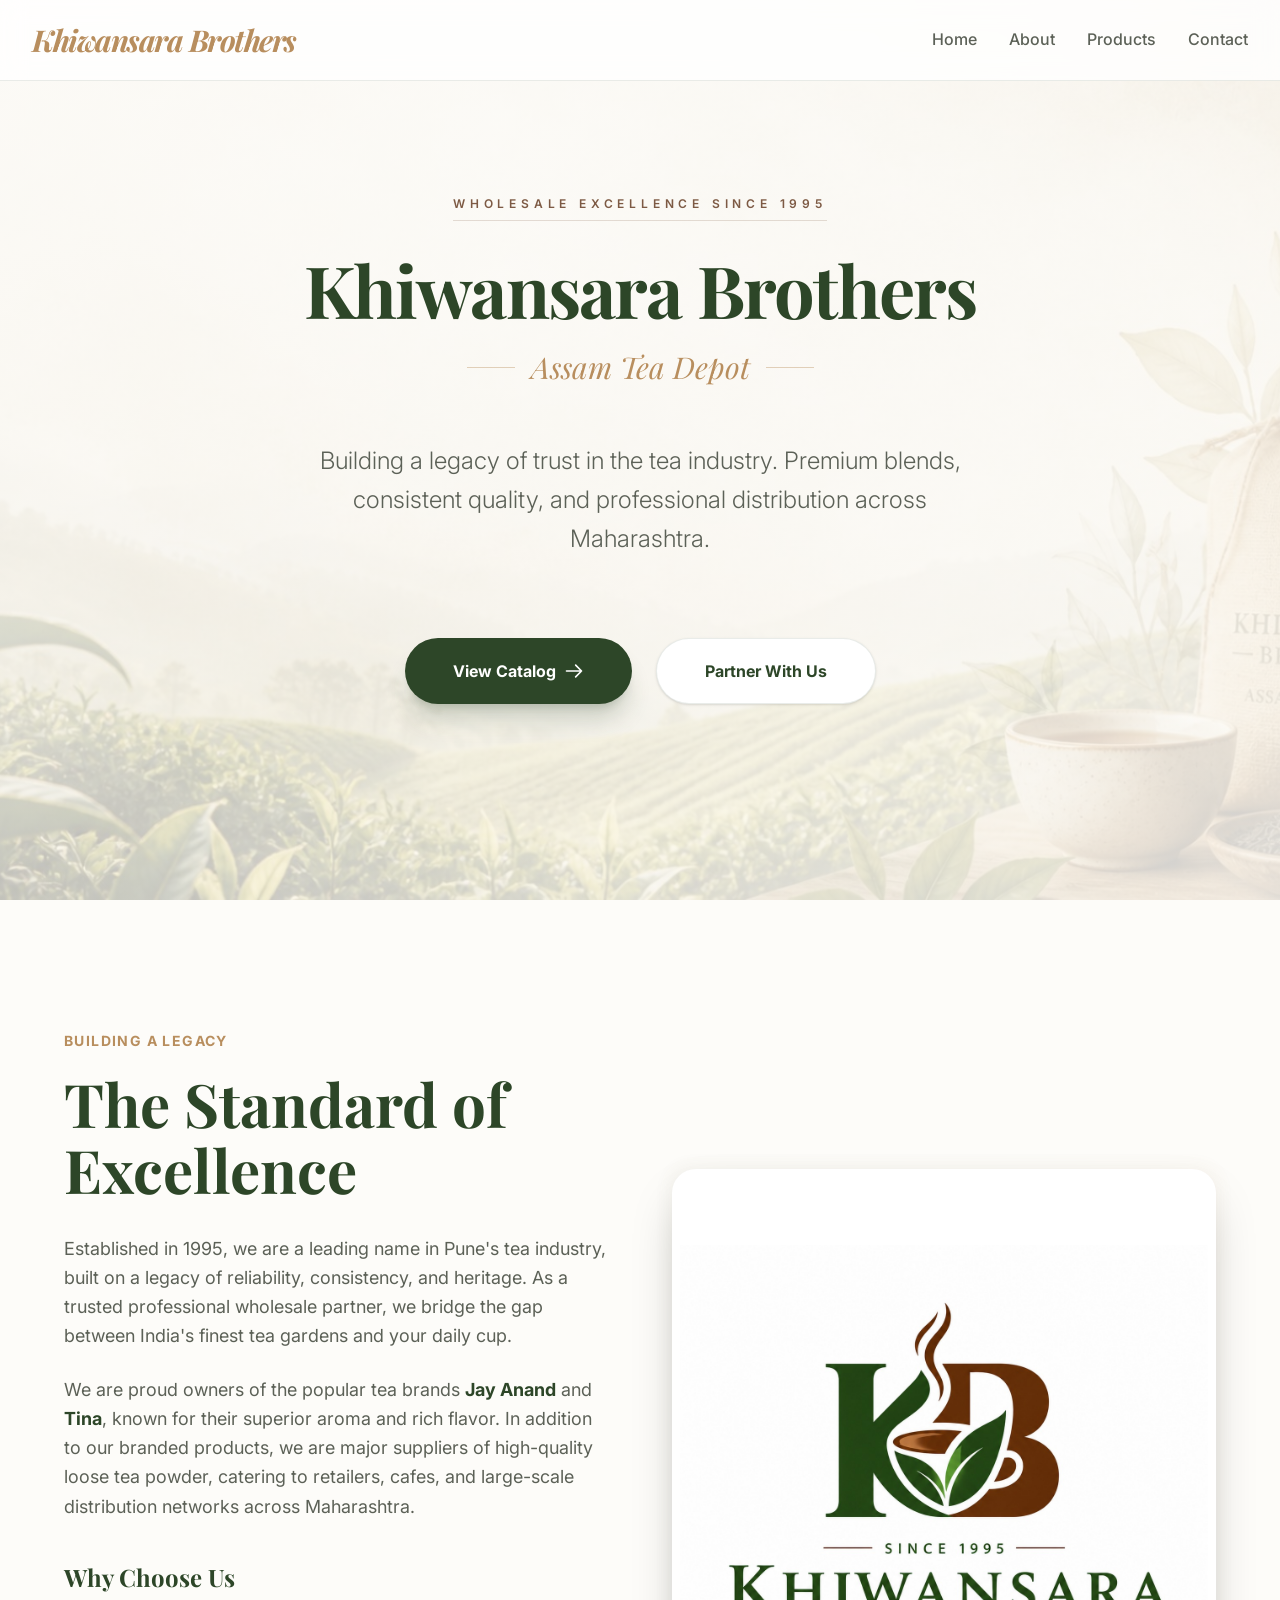
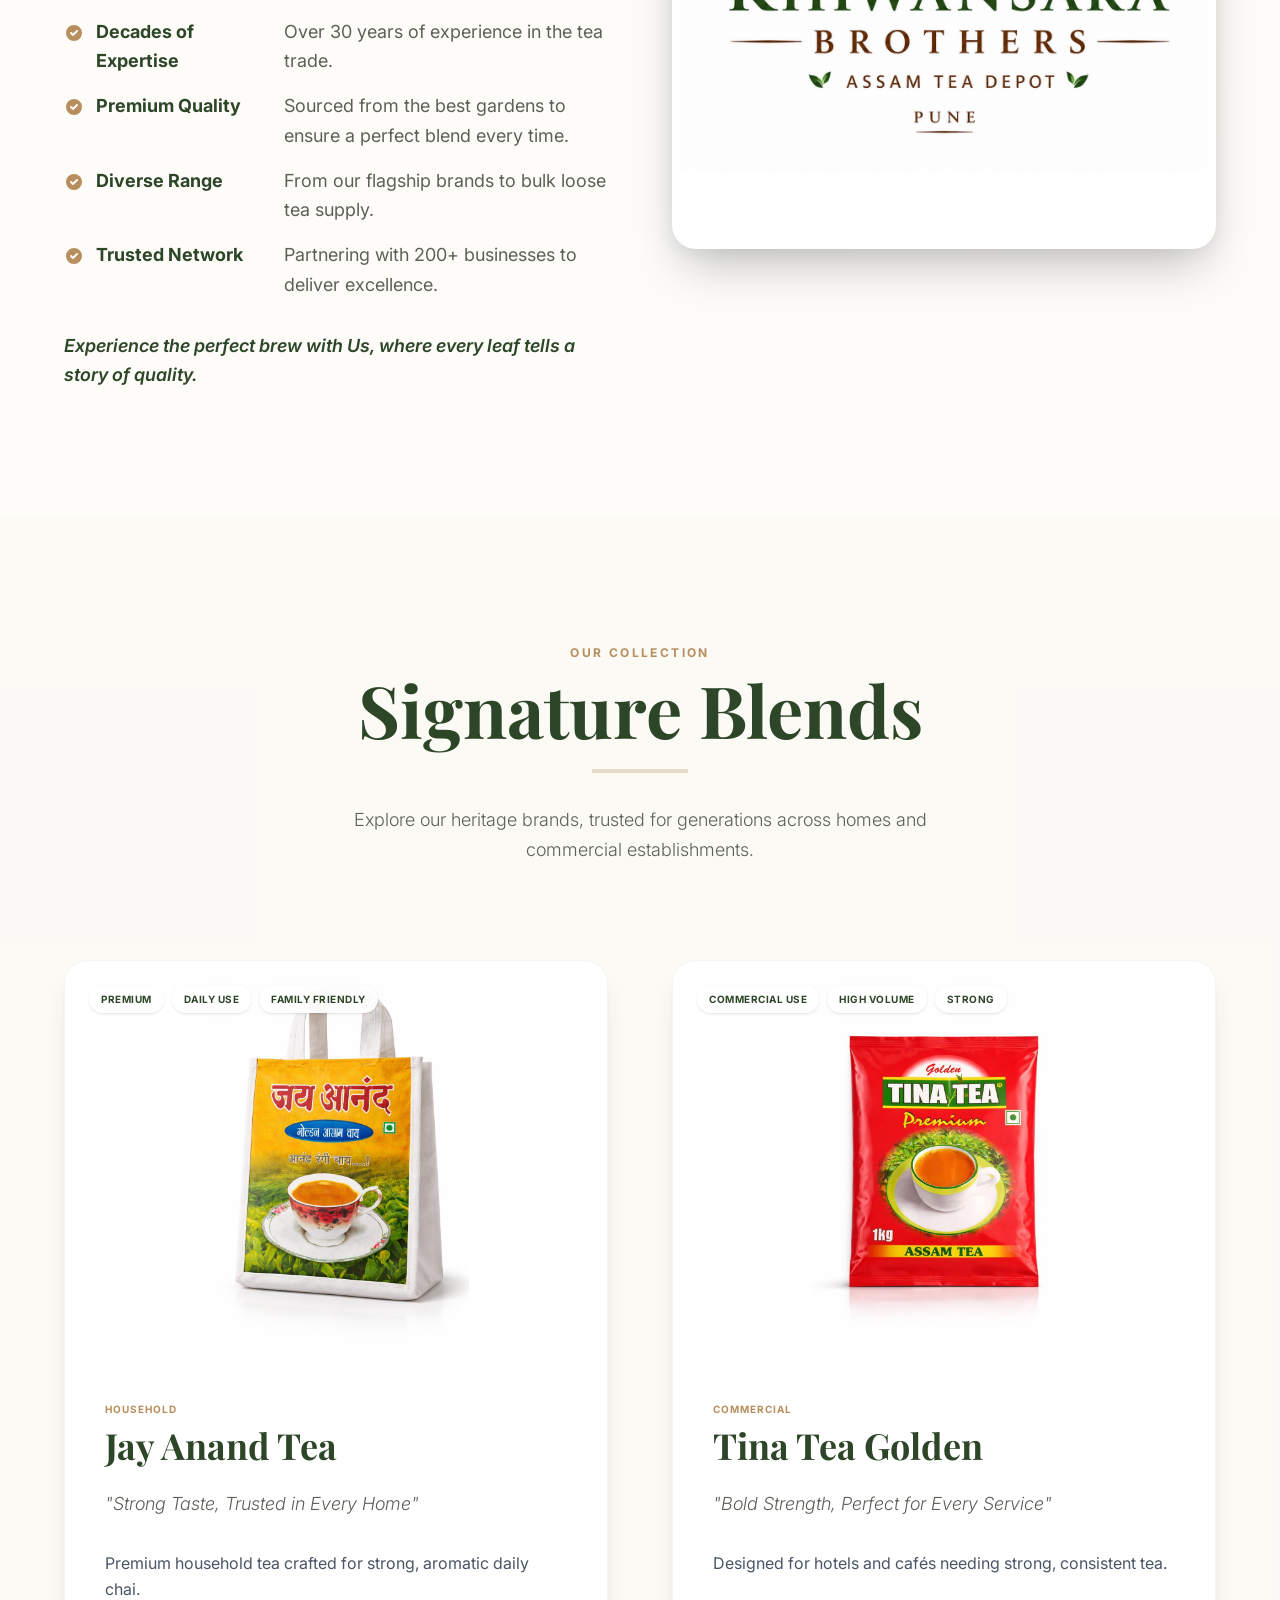
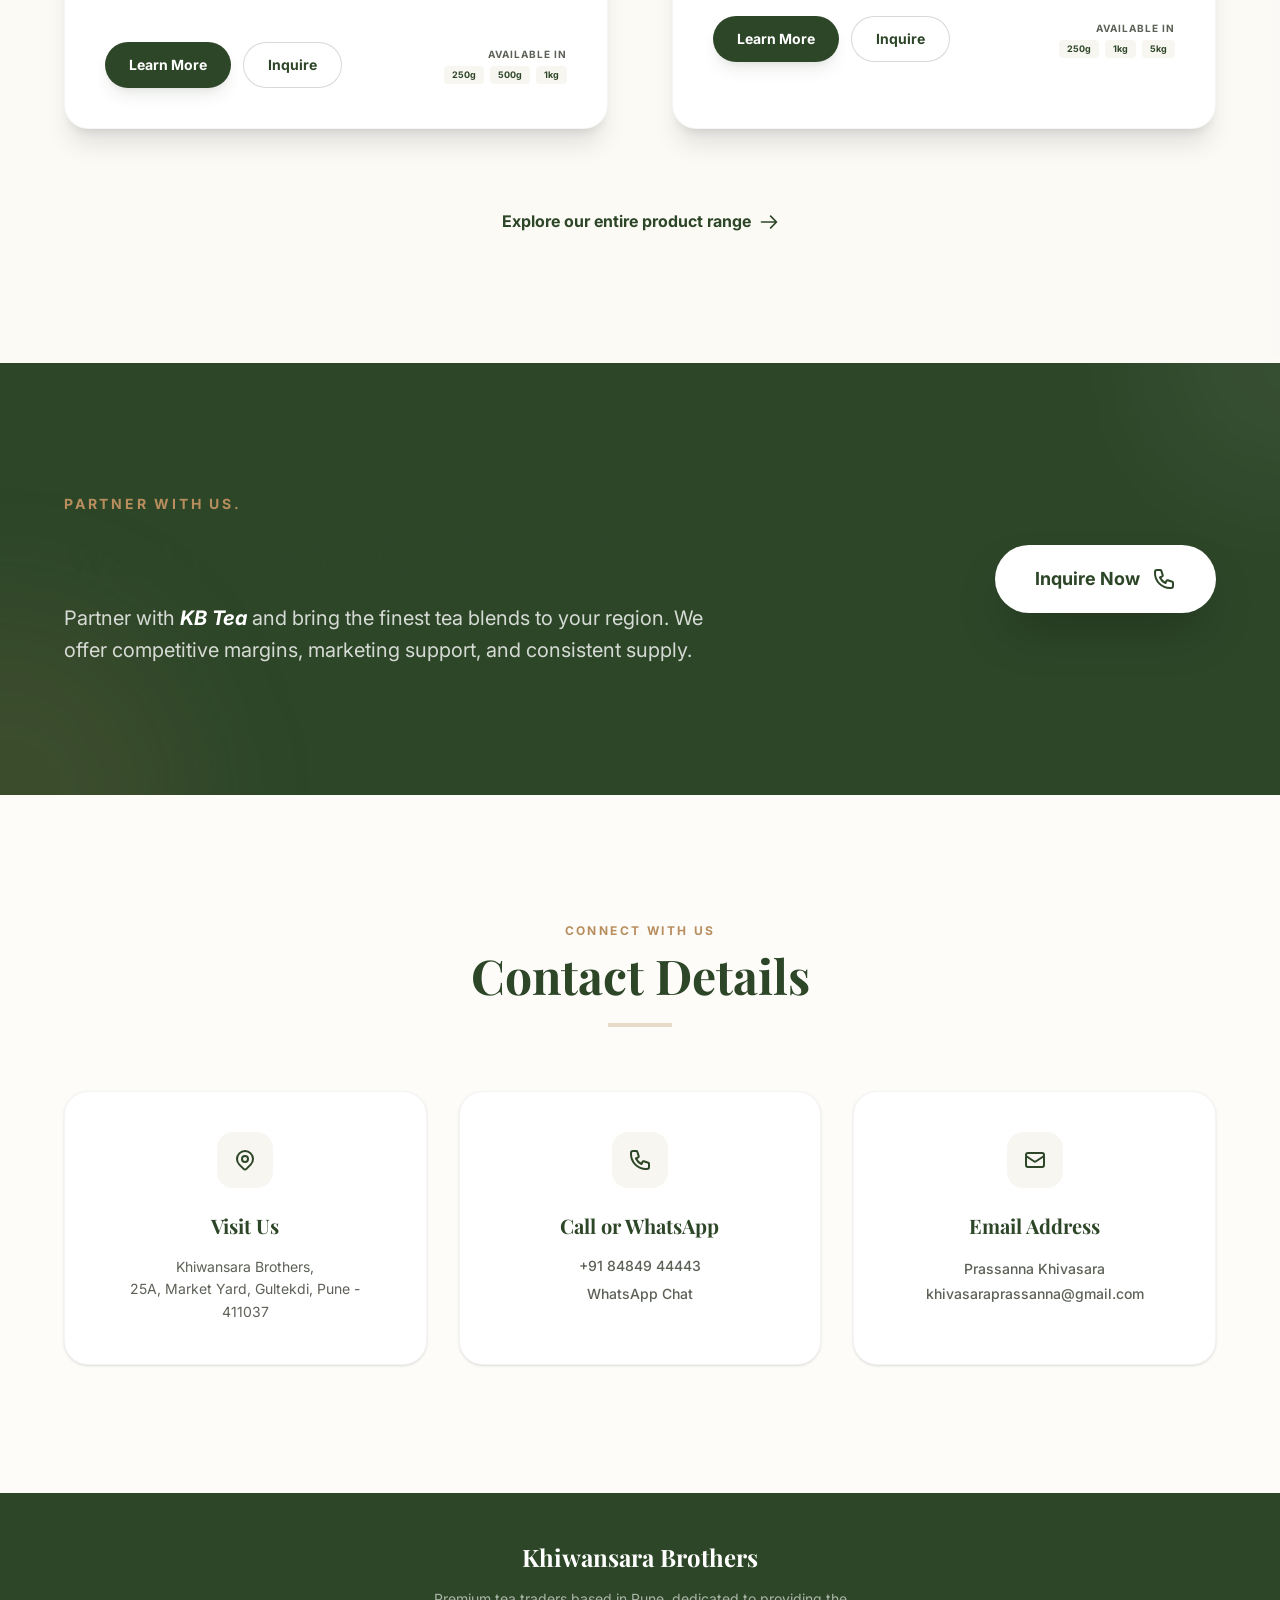
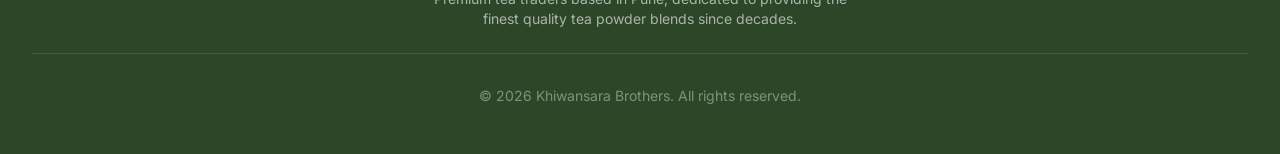
<file: index.html>
<!doctype html>
<html lang="en">
	<head>
		<meta charset="utf-8" />
		<meta name="viewport" content="width=device-width, initial-scale=1" />
		<link rel="preconnect" href="https://fonts.googleapis.com">
		<link rel="preconnect" href="https://fonts.gstatic.com" crossorigin>
		<link href="https://fonts.googleapis.com/css2?family=Inter:wght@400;600&family=Playfair+Display:ital,wght@0,700;1,700&display=swap" rel="stylesheet">
		
		<link href="./_app/immutable/assets/0.C1kICPkJ.css" rel="stylesheet">
		<link rel="modulepreload" href="./_app/immutable/entry/start.CQs7ce7p.js">
		<link rel="modulepreload" href="./_app/immutable/chunks/A0mLgEDF.js">
		<link rel="modulepreload" href="./_app/immutable/chunks/C55dDR2Z.js">
		<link rel="modulepreload" href="./_app/immutable/chunks/DTWVqZi3.js">
		<link rel="modulepreload" href="./_app/immutable/entry/app.BkQzp-DZ.js">
		<link rel="modulepreload" href="./_app/immutable/chunks/B0Tg6buz.js">
		<link rel="modulepreload" href="./_app/immutable/chunks/CmdcrWdO.js">
		<link rel="modulepreload" href="./_app/immutable/chunks/BQE1Y8yR.js">
		<link rel="modulepreload" href="./_app/immutable/chunks/BY--TCll.js">
		<link rel="modulepreload" href="./_app/immutable/nodes/0.CN3SZTK9.js">
		<link rel="modulepreload" href="./_app/immutable/chunks/DAQEkU9V.js">
		<link rel="modulepreload" href="./_app/immutable/nodes/2.qD-_f6jP.js">
		<link rel="modulepreload" href="./_app/immutable/chunks/Cp4nwDGr.js">
		<link rel="modulepreload" href="./_app/immutable/chunks/BhlMqF2w.js"><!--12qhfyh--><link rel="icon" href="data:image/svg+xml,%3csvg%20xmlns='http://www.w3.org/2000/svg'%20width='107'%20height='128'%20viewBox='0%200%20107%20128'%3e%3ctitle%3esvelte-logo%3c/title%3e%3cpath%20d='M94.157%2022.819c-10.4-14.885-30.94-19.297-45.792-9.835L22.282%2029.608A29.92%2029.92%200%200%200%208.764%2049.65a31.5%2031.5%200%200%200%203.108%2020.231%2030%2030%200%200%200-4.477%2011.183%2031.9%2031.9%200%200%200%205.448%2024.116c10.402%2014.887%2030.942%2019.297%2045.791%209.835l26.083-16.624A29.92%2029.92%200%200%200%2098.235%2078.35a31.53%2031.53%200%200%200-3.105-20.232%2030%2030%200%200%200%204.474-11.182%2031.88%2031.88%200%200%200-5.447-24.116'%20style='fill:%23ff3e00'/%3e%3cpath%20d='M45.817%20106.582a20.72%2020.72%200%200%201-22.237-8.243%2019.17%2019.17%200%200%201-3.277-14.503%2018%2018%200%200%201%20.624-2.435l.49-1.498%201.337.981a33.6%2033.6%200%200%200%2010.203%205.098l.97.294-.09.968a5.85%205.85%200%200%200%201.052%203.878%206.24%206.24%200%200%200%206.695%202.485%205.8%205.8%200%200%200%201.603-.704L69.27%2076.28a5.43%205.43%200%200%200%202.45-3.631%205.8%205.8%200%200%200-.987-4.371%206.24%206.24%200%200%200-6.698-2.487%205.7%205.7%200%200%200-1.6.704l-9.953%206.345a19%2019%200%200%201-5.296%202.326%2020.72%2020.72%200%200%201-22.237-8.243%2019.17%2019.17%200%200%201-3.277-14.502%2017.99%2017.99%200%200%201%208.13-12.052l26.081-16.623a19%2019%200%200%201%205.3-2.329%2020.72%2020.72%200%200%201%2022.237%208.243%2019.17%2019.17%200%200%201%203.277%2014.503%2018%2018%200%200%201-.624%202.435l-.49%201.498-1.337-.98a33.6%2033.6%200%200%200-10.203-5.1l-.97-.294.09-.968a5.86%205.86%200%200%200-1.052-3.878%206.24%206.24%200%200%200-6.696-2.485%205.8%205.8%200%200%200-1.602.704L37.73%2051.72a5.42%205.42%200%200%200-2.449%203.63%205.79%205.79%200%200%200%20.986%204.372%206.24%206.24%200%200%200%206.698%202.486%205.8%205.8%200%200%200%201.602-.704l9.952-6.342a19%2019%200%200%201%205.295-2.328%2020.72%2020.72%200%200%201%2022.237%208.242%2019.17%2019.17%200%200%201%203.277%2014.503%2018%2018%200%200%201-8.13%2012.053l-26.081%2016.622a19%2019%200%200%201-5.3%202.328'%20style='fill:%23fff'/%3e%3c/svg%3e"/><!----><!--1uha8ag--><meta name="description" content="Khiwansara Brothers is a leading tea powder dealer in Pune, offering premium Assam CTC, Masala blends, and Green Tea. Quality tea sourcing and wholesale distribution across Maharashtra."/> <meta name="keywords" content="tea powder dealer Pune, Khiwansara Brothers, tea wholesaler Maharashtra, Assam CTC tea Pune, best tea shop Pune, masala tea blend"/><!----><title>Khiwansara Brothers | Premium Tea Dealer in Pune, Maharashtra</title>
	</head>
	<body data-sveltekit-preload-data="hover">
		<div style="display: contents"><!--[--><!--[--><!----><!----><nav class="fixed top-0 w-full z-50 bg-white/80 backdrop-blur-md border-b border-tea-primary/10"><div class="max-w-7xl mx-auto px-4 sm:px-6 lg:px-8"><div class="flex justify-between h-20 items-center"><div class="flex-shrink-0 flex items-center pr-2"><a href="#home" class="font-serif text-2xl sm:text-3xl font-bold text-tea-primary tracking-tighter transition-all"><span class="text-tea-accent italic">Khiwansara Brothers</span></a></div> <div class="hidden md:block"><div class="ml-10 flex items-baseline space-x-8"><!--[--><a href="/#home" class="text-tea-muted hover:text-tea-primary font-medium transition-colors">Home</a><a href="/#about" class="text-tea-muted hover:text-tea-primary font-medium transition-colors">About</a><a href="/products" class="text-tea-muted hover:text-tea-primary font-medium transition-colors">Products</a><a href="/#contact" class="text-tea-muted hover:text-tea-primary font-medium transition-colors">Contact</a><!--]--></div></div> <div class="md:hidden"><button class="p-2 rounded-md text-tea-primary hover:bg-tea-light focus:outline-none transition-colors" aria-label="Toggle Navigation"><svg class="h-6 w-6" fill="none" viewBox="0 0 24 24" stroke="currentColor"><!--[!--><path stroke-linecap="round" stroke-linejoin="round" stroke-width="2" d="M4 6h16M4 12h16M4 18h16"></path><!--]--></svg></button></div></div></div> <!--[!--><!--]--></nav><!----> <main><section id="home" class="relative min-h-screen flex items-center justify-center overflow-hidden p-0 bg-tea-bg pt-20"><div class="absolute inset-0 z-0"><img src="/_app/immutable/assets/home_banner.DhXMFIza.jpeg" alt="Khiwansara Brothers Tea Banner" class="w-full h-full object-cover"/> <div class="absolute inset-0 bg-gradient-to-br from-tea-bg/95 via-tea-bg/70 to-tea-bg/85"></div></div> <div class="relative z-10 text-center px-6 max-w-5xl mx-auto w-full"><header class="space-y-6 md:space-y-8"><div class="flex flex-col items-center"><span class="inline-block text-tea-secondary font-semibold tracking-[0.2em] md:tracking-[0.4em] uppercase text-[10px] md:text-xs mb-6 md:mb-8 border-b border-tea-secondary/20 pb-2">Wholesale Excellence Since 1995</span> <div class="space-y-2 mb-8 md:mb-10"><h1 class="text-4xl sm:text-5xl md:text-7xl font-serif text-tea-primary font-bold tracking-tight leading-tight md:leading-none px-2">Khiwansara Brothers</h1> <div class="flex items-center justify-center gap-3 md:gap-4 py-2 md:py-4"><div class="h-px w-8 md:w-12 bg-tea-accent/40"></div> <span class="text-xl md:text-3xl font-serif italic text-tea-accent">Assam Tea Depot</span> <div class="h-px w-8 md:w-12 bg-tea-accent/40"></div></div></div> <p class="text-lg md:text-2xl text-tea-muted font-light max-w-2xl mx-auto leading-relaxed px-4 md:px-0">Building a legacy of trust in the tea industry. Premium blends, consistent quality, and professional distribution across Maharashtra.</p></div> <div class="pt-8 md:pt-12 flex flex-col md:flex-row gap-4 md:gap-6 justify-center max-w-xs mx-auto md:max-w-none"><a href="/products" class="group inline-flex items-center justify-center bg-tea-primary text-white px-8 md:px-12 py-4 md:py-5 rounded-full font-bold transition-all duration-300 shadow-xl shadow-tea-primary/20 hover:bg-tea-secondary text-base">View Catalog <svg class="ml-2 w-5 h-5 group-hover:translate-x-1 transition-transform" fill="none" viewBox="0 0 24 24" stroke="currentColor"><path stroke-linecap="round" stroke-linejoin="round" stroke-width="2" d="M14 5l7 7m0 0l-7 7m7-7H3"></path></svg></a> <a href="tel:+918484944443" class="inline-flex items-center justify-center bg-white text-tea-primary border border-tea-primary/10 px-8 md:px-12 py-4 md:py-5 rounded-full font-bold transition-all duration-300 hover:border-tea-primary/40 hover:bg-tea-light/50 shadow-sm text-base">Partner With Us</a></div></header></div></section><!----> <section id="about" class="bg-tea-bg"><div class="max-w-7xl mx-auto px-4 sm:px-6 lg:px-8"><div class="grid md:grid-cols-2 gap-16 items-center"><div class="space-y-8"><header><span class="text-tea-accent font-bold tracking-widest uppercase text-sm">Building a Legacy</span> <h2 class="text-5xl md:text-6xl font-serif font-bold text-tea-primary leading-[1.1] mt-4">The Standard of Excellence</h2></header> <div class="space-y-6 text-tea-muted text-lg leading-relaxed"><p>Established in 1995, we are a leading name in Pune's tea industry, built on a legacy of reliability, consistency, and heritage. As a trusted professional wholesale partner, we bridge the gap between India's finest tea gardens and your daily cup.</p> <p>We are proud owners of the popular tea brands <strong class="text-tea-primary">Jay Anand</strong> and <strong class="text-tea-primary">Tina</strong>, known for their superior aroma and rich flavor. In addition to our branded products, we are major suppliers of high-quality loose tea powder, catering to retailers, cafes, and large-scale distribution networks across Maharashtra.</p> <div class="space-y-6 pt-4"><h3 class="text-2xl font-serif font-bold text-tea-primary">Why Choose Us</h3> <ul class="space-y-4"><li class="flex items-start gap-3"><span class="text-tea-accent mt-1.5 shrink-0"><svg class="w-5 h-5" fill="currentColor" viewBox="0 0 20 20"><path fill-rule="evenodd" d="M10 18a8 8 0 100-16 8 8 0 000 16zm3.707-9.293a1 1 0 00-1.414-1.414L9 10.586 7.707 9.293a1 1 0 00-1.414 1.414l2 2a1 1 0 001.414 0l4-4z" clip-rule="evenodd"></path></svg></span> <div class="flex flex-col sm:flex-row sm:gap-2"><strong class="text-tea-primary min-w-[180px]">Decades of Expertise</strong> <span>Over 30 years of experience in the tea trade.</span></div></li> <li class="flex items-start gap-3"><span class="text-tea-accent mt-1.5 shrink-0"><svg class="w-5 h-5" fill="currentColor" viewBox="0 0 20 20"><path fill-rule="evenodd" d="M10 18a8 8 0 100-16 8 8 0 000 16zm3.707-9.293a1 1 0 00-1.414-1.414L9 10.586 7.707 9.293a1 1 0 00-1.414 1.414l2 2a1 1 0 001.414 0l4-4z" clip-rule="evenodd"></path></svg></span> <div class="flex flex-col sm:flex-row sm:gap-2"><strong class="text-tea-primary min-w-[180px]">Premium Quality</strong> <span>Sourced from the best gardens to ensure a perfect blend every time.</span></div></li> <li class="flex items-start gap-3"><span class="text-tea-accent mt-1.5 shrink-0"><svg class="w-5 h-5" fill="currentColor" viewBox="0 0 20 20"><path fill-rule="evenodd" d="M10 18a8 8 0 100-16 8 8 0 000 16zm3.707-9.293a1 1 0 00-1.414-1.414L9 10.586 7.707 9.293a1 1 0 00-1.414 1.414l2 2a1 1 0 001.414 0l4-4z" clip-rule="evenodd"></path></svg></span> <div class="flex flex-col sm:flex-row sm:gap-2"><strong class="text-tea-primary min-w-[180px]">Diverse Range</strong> <span>From our flagship brands to bulk loose tea supply.</span></div></li> <li class="flex items-start gap-3"><span class="text-tea-accent mt-1.5 shrink-0"><svg class="w-5 h-5" fill="currentColor" viewBox="0 0 20 20"><path fill-rule="evenodd" d="M10 18a8 8 0 100-16 8 8 0 000 16zm3.707-9.293a1 1 0 00-1.414-1.414L9 10.586 7.707 9.293a1 1 0 00-1.414 1.414l2 2a1 1 0 001.414 0l4-4z" clip-rule="evenodd"></path></svg></span> <div class="flex flex-col sm:flex-row sm:gap-2"><strong class="text-tea-primary min-w-[180px]">Trusted Network</strong> <span>Partnering with 200+ businesses to deliver excellence.</span></div></li></ul> <p class="pt-2 italic font-semibold text-tea-primary">Experience the perfect brew with Us, where every leaf tells a story of quality.</p></div></div></div> <div class="relative group"><div class="absolute -inset-1 bg-gradient-to-tr from-tea-primary/20 to-tea-accent/20 rounded-3xl blur opacity-30 group-hover:opacity-50 transition duration-1000"></div> <div class="relative bg-white p-2 rounded-3xl shadow-2xl overflow-hidden aspect-[4/5]"><div class="w-full h-full flex items-center justify-center relative"><img src="/_app/immutable/assets/KB-logo.CBE_zxYR.jpeg" alt=""/></div></div></div></div></div></section><!----> <section id="products" class="bg-tea-light/20 py-20 md:py-32"><div class="max-w-7xl mx-auto px-4 sm:px-6 lg:px-8"><div class="text-center mb-16 md:mb-24"><span class="text-tea-accent font-bold tracking-[0.2em] uppercase text-xs mb-3 block">Our Collection</span> <h2 class="text-5xl md:text-7xl font-serif font-bold text-tea-primary">Signature Blends</h2> <div class="w-24 h-1 bg-tea-accent/30 mx-auto mt-6"></div> <p class="text-tea-muted mt-8 max-w-2xl mx-auto text-lg leading-relaxed font-light">Explore our heritage brands, trusted for generations across homes and commercial establishments.</p></div> <div class="grid md:grid-cols-2 gap-10 md:gap-16"><!--[--><div class="group bg-white rounded-3xl overflow-hidden shadow-xl hover:shadow-2xl transition-all duration-500 transform hover:-translate-y-2 border border-tea-primary/5"><div class="relative h-[400px] overflow-hidden bg-white"><img src="/_app/immutable/assets/jay-anand-3.Dv13F7E_.jpeg" alt="Jay Anand Tea" class="w-full h-full object-contain group-hover:scale-105 transition-transform duration-1000"/>  <div class="absolute top-6 left-6 flex flex-wrap gap-2"><!--[--><span class="bg-white/90 backdrop-blur-md text-tea-primary text-[10px] px-3 py-1.5 rounded-full font-bold uppercase tracking-wider shadow-sm">Premium</span><span class="bg-white/90 backdrop-blur-md text-tea-primary text-[10px] px-3 py-1.5 rounded-full font-bold uppercase tracking-wider shadow-sm">Daily Use</span><span class="bg-white/90 backdrop-blur-md text-tea-primary text-[10px] px-3 py-1.5 rounded-full font-bold uppercase tracking-wider shadow-sm">Family Friendly</span><!--]--></div></div> <div class="p-10"><div class="mb-6"><span class="text-tea-accent font-bold text-[10px] uppercase tracking-widest mb-2 block">Household</span> <h3 class="text-3xl md:text-4xl font-serif font-bold text-tea-primary">Jay Anand Tea</h3></div> <p class="text-tea-muted mb-8 text-lg font-light italic leading-relaxed">"Strong Taste, Trusted in Every Home"</p> <p class="text-gray-600 mb-10 leading-relaxed">Premium household tea crafted for strong, aromatic daily chai.</p> <div class="flex flex-wrap items-center justify-between gap-4"><div class="flex gap-3"><a href="/products#jay-anand-tea" class="inline-flex items-center gap-3 bg-tea-primary text-white px-6 py-3 rounded-full text-sm font-bold hover:bg-tea-secondary transition-all hover:gap-4 shadow-lg shadow-tea-primary/10">Learn More</a> <a href="https://wa.me/918484944443?text=Hi%20Khiwansara%20Brothers%2C%20I%20want%20to%20inquire%20about%20Jay%20Anand%20Tea." target="_blank" class="inline-flex items-center gap-3 bg-white text-tea-primary border border-tea-primary/20 px-6 py-3 rounded-full text-sm font-bold hover:bg-tea-light transition-all">Inquire</a></div> <div class="flex flex-col items-end"><span class="text-[10px] font-bold text-tea-muted uppercase tracking-widest mb-1">Available in</span> <div class="flex gap-1.5"><!--[--><span class="text-[9px] font-bold text-tea-primary bg-tea-light/50 px-2 py-0.5 rounded">250g</span><span class="text-[9px] font-bold text-tea-primary bg-tea-light/50 px-2 py-0.5 rounded">500g</span><span class="text-[9px] font-bold text-tea-primary bg-tea-light/50 px-2 py-0.5 rounded">1kg</span><!--]--></div></div></div></div></div><div class="group bg-white rounded-3xl overflow-hidden shadow-xl hover:shadow-2xl transition-all duration-500 transform hover:-translate-y-2 border border-tea-primary/5"><div class="relative h-[400px] overflow-hidden bg-white"><img src="/_app/immutable/assets/golden-tina-tea-2.CKnsQSiA.jpeg" alt="Tina Tea Golden" class="w-full h-full object-contain group-hover:scale-105 transition-transform duration-1000"/>  <div class="absolute top-6 left-6 flex flex-wrap gap-2"><!--[--><span class="bg-white/90 backdrop-blur-md text-tea-primary text-[10px] px-3 py-1.5 rounded-full font-bold uppercase tracking-wider shadow-sm">Commercial Use</span><span class="bg-white/90 backdrop-blur-md text-tea-primary text-[10px] px-3 py-1.5 rounded-full font-bold uppercase tracking-wider shadow-sm">High Volume</span><span class="bg-white/90 backdrop-blur-md text-tea-primary text-[10px] px-3 py-1.5 rounded-full font-bold uppercase tracking-wider shadow-sm">Strong</span><!--]--></div></div> <div class="p-10"><div class="mb-6"><span class="text-tea-accent font-bold text-[10px] uppercase tracking-widest mb-2 block">Commercial</span> <h3 class="text-3xl md:text-4xl font-serif font-bold text-tea-primary">Tina Tea Golden</h3></div> <p class="text-tea-muted mb-8 text-lg font-light italic leading-relaxed">"Bold Strength, Perfect for Every Service"</p> <p class="text-gray-600 mb-10 leading-relaxed">Designed for hotels and cafés needing strong, consistent tea.</p> <div class="flex flex-wrap items-center justify-between gap-4"><div class="flex gap-3"><a href="/products#tina-tea-golden" class="inline-flex items-center gap-3 bg-tea-primary text-white px-6 py-3 rounded-full text-sm font-bold hover:bg-tea-secondary transition-all hover:gap-4 shadow-lg shadow-tea-primary/10">Learn More</a> <a href="https://wa.me/918484944443?text=Hi%20Khiwansara%20Brothers%2C%20I%20want%20to%20inquire%20about%20Tina%20Tea%20Golden." target="_blank" class="inline-flex items-center gap-3 bg-white text-tea-primary border border-tea-primary/20 px-6 py-3 rounded-full text-sm font-bold hover:bg-tea-light transition-all">Inquire</a></div> <div class="flex flex-col items-end"><span class="text-[10px] font-bold text-tea-muted uppercase tracking-widest mb-1">Available in</span> <div class="flex gap-1.5"><!--[--><span class="text-[9px] font-bold text-tea-primary bg-tea-light/50 px-2 py-0.5 rounded">250g</span><span class="text-[9px] font-bold text-tea-primary bg-tea-light/50 px-2 py-0.5 rounded">1kg</span><span class="text-[9px] font-bold text-tea-primary bg-tea-light/50 px-2 py-0.5 rounded">5kg</span><!--]--></div></div></div></div></div><!--]--></div> <div class="mt-20 text-center"><a href="/products" class="inline-flex items-center gap-2 text-tea-primary font-bold hover:text-tea-accent transition-colors group">Explore our entire product range <svg class="h-5 w-5 group-hover:translate-x-1 transition-transform" fill="none" viewBox="0 0 24 24" stroke="currentColor"><path stroke-linecap="round" stroke-linejoin="round" stroke-width="2" d="M14 5l7 7m0 0l-7 7m7-7H3"></path></svg></a></div></div></section><!----> <section id="distributor" class="py-20 bg-tea-primary text-white relative overflow-hidden"><div class="absolute top-0 right-0 w-64 h-64 bg-white/5 rounded-full -mr-32 -mt-32 blur-3xl"></div> <div class="absolute bottom-0 left-0 w-96 h-96 bg-tea-accent/10 rounded-full -ml-48 -mb-48 blur-3xl"></div> <div class="max-w-7xl mx-auto px-4 sm:px-6 lg:px-8 relative z-10"><div class="flex flex-col md:flex-row items-center justify-between gap-12"><div class="max-w-2xl text-center md:text-left"><span class="inline-block text-tea-accent font-bold tracking-[0.2em] uppercase text-sm mb-4">Partner with Us.</span> <h2 class="text-4xl md:text-5xl font-serif font-bold mb-6 text-white">Want to be a Distributor?</h2> <p class="text-white/80 text-lg md:text-xl leading-relaxed">Partner with <span class="text-white font-bold italic">KB Tea</span> and bring the finest tea blends to your region. We offer competitive margins, marketing support, and consistent supply.</p></div> <div class="shrink-0"><a href="tel:+918484944443" class="inline-flex items-center justify-center bg-white text-tea-primary px-10 py-5 rounded-full font-bold text-lg hover:bg-tea-accent hover:text-white transition-all duration-300 shadow-2xl group">Inquire Now <svg class="ml-3 h-6 w-6 group-hover:translate-x-1 transition-transform" fill="none" viewBox="0 0 24 24" stroke="currentColor"><path stroke-linecap="round" stroke-linejoin="round" stroke-width="2" d="M3 5a2 2 0 012-2h3.28a1 1 0 01.948.684l1.498 4.493a1 1 0 01-.502 1.21l-2.257 1.13a11.042 11.042 0 005.516 5.516l1.13-2.257a1 1 0 011.21-.502l4.493 1.498a1 1 0 01.684.949V19a2 2 0 01-2 2h-1C9.716 21 3 14.284 3 6V5z"></path></svg></a></div></div></div></section><!----> <section id="contact" class="bg-tea-bg py-24"><div class="max-w-7xl mx-auto px-4 sm:px-6 lg:px-8"><div class="text-center mb-16"><span class="text-tea-accent font-bold tracking-[0.2em] uppercase text-xs mb-3 block">Connect With Us</span> <h2 class="text-4xl md:text-5xl font-serif font-bold text-tea-primary">Contact Details</h2> <div class="w-16 h-1 bg-tea-accent/30 mx-auto mt-6"></div></div> <div class="grid md:grid-cols-3 gap-8 text-center"><div class="bg-white p-10 rounded-3xl border border-tea-primary/5 shadow-sm hover:shadow-md transition-shadow group"><div class="w-14 h-14 bg-tea-light/50 rounded-2xl flex items-center justify-center text-tea-primary mx-auto mb-6 group-hover:bg-tea-primary group-hover:text-white transition-colors"><svg class="h-6 w-6" fill="none" viewBox="0 0 24 24" stroke="currentColor"><path stroke-linecap="round" stroke-linejoin="round" stroke-width="2" d="M17.657 16.657L13.414 20.9a1.998 1.998 0 01-2.827 0l-4.244-4.243a8 8 0 1111.314 0z"></path><path stroke-linecap="round" stroke-linejoin="round" stroke-width="2" d="M15 11a3 3 0 11-6 0 3 3 0 016 0z"></path></svg></div> <h3 class="text-xl font-bold text-tea-primary mb-4">Visit Us</h3> <address class="text-tea-muted not-italic leading-relaxed text-sm">Khiwansara Brothers,<br/> 25A, Market Yard, Gultekdi, Pune - 411037</address></div> <div class="bg-white p-10 rounded-3xl border border-tea-primary/5 shadow-sm hover:shadow-md transition-shadow group"><div class="w-14 h-14 bg-tea-light/50 rounded-2xl flex items-center justify-center text-tea-primary mx-auto mb-6 group-hover:bg-tea-accent group-hover:text-white transition-colors"><svg class="h-6 w-6" fill="none" viewBox="0 0 24 24" stroke="currentColor"><path stroke-linecap="round" stroke-linejoin="round" stroke-width="2" d="M3 5a2 2 0 012-2h3.28a1 1 0 01.948.684l1.498 4.493a1 1 0 01-.502 1.21l-2.257 1.13a11.042 11.042 0 005.516 5.516l1.13-2.257a1 1 0 011.21-.502l4.493 1.498a1 1 0 01.684.949V19a2 2 0 01-2 2h-1C9.716 21 3 14.284 3 6V5z"></path></svg></div> <h3 class="text-xl font-bold text-tea-primary mb-4">Call or WhatsApp</h3> <div class="flex flex-col gap-2"><a href="tel:+918484944443" class="text-tea-muted hover:text-tea-accent transition-colors text-sm font-medium">+91 84849 44443</a> <a href="https://wa.me/918484944443" target="_blank" class="text-tea-muted hover:text-tea-accent transition-colors text-sm font-medium">WhatsApp Chat</a></div></div> <div class="bg-white p-10 rounded-3xl border border-tea-primary/5 shadow-sm hover:shadow-md transition-shadow group"><div class="w-14 h-14 bg-tea-light/50 rounded-2xl flex items-center justify-center text-tea-primary mx-auto mb-6 group-hover:bg-tea-secondary group-hover:text-white transition-colors"><svg class="h-6 w-6" fill="none" viewBox="0 0 24 24" stroke="currentColor"><path stroke-linecap="round" stroke-linejoin="round" stroke-width="2" d="M3 8l7.89 5.26a2 2 0 002.22 0L21 8M5 19h14a2 2 0 002-2V7a2 2 0 00-2-2H5a2 2 0 00-2 2v10a2 2 0 002 2z"></path></svg></div> <h3 class="text-xl font-bold text-tea-primary mb-4">Email Address</h3> <a href="mailto:khivasaraprassanna@gmail.com" class="text-tea-muted hover:text-tea-secondary transition-colors text-sm font-medium">Prassanna Khivasara khivasaraprassanna@gmail.com</a></div></div></div></section> <footer class="bg-tea-primary text-white py-12"><div class="max-w-7xl mx-auto px-4 sm:px-6 lg:px-8 text-center"><div class="font-serif text-2xl font-bold mb-4">Khiwansara Brothers</div> <p class="text-white/60 text-sm mb-6 max-w-md mx-auto">Premium tea traders based in Pune, dedicated to providing the finest quality tea powder blends since decades.</p> <div class="border-t border-white/10 pt-8 text-sm text-white/40">© 2026 Khiwansara Brothers. All rights reserved.</div></div></footer><!----></main><!----><!----><!----><!--]--> <!--[!--><!--]--><!--]-->
			
			<script>
				{
					__sveltekit_16jrpv7 = {
						base: new URL(".", location).pathname.slice(0, -1)
					};

					const element = document.currentScript.parentElement;

					Promise.all([
						import("./_app/immutable/entry/start.CQs7ce7p.js"),
						import("./_app/immutable/entry/app.BkQzp-DZ.js")
					]).then(([kit, app]) => {
						kit.start(app, element, {
							node_ids: [0, 2],
							data: [null,null],
							form: null,
							error: null
						});
					});
				}
			</script>
		</div>
	</body>
</html>
</file>
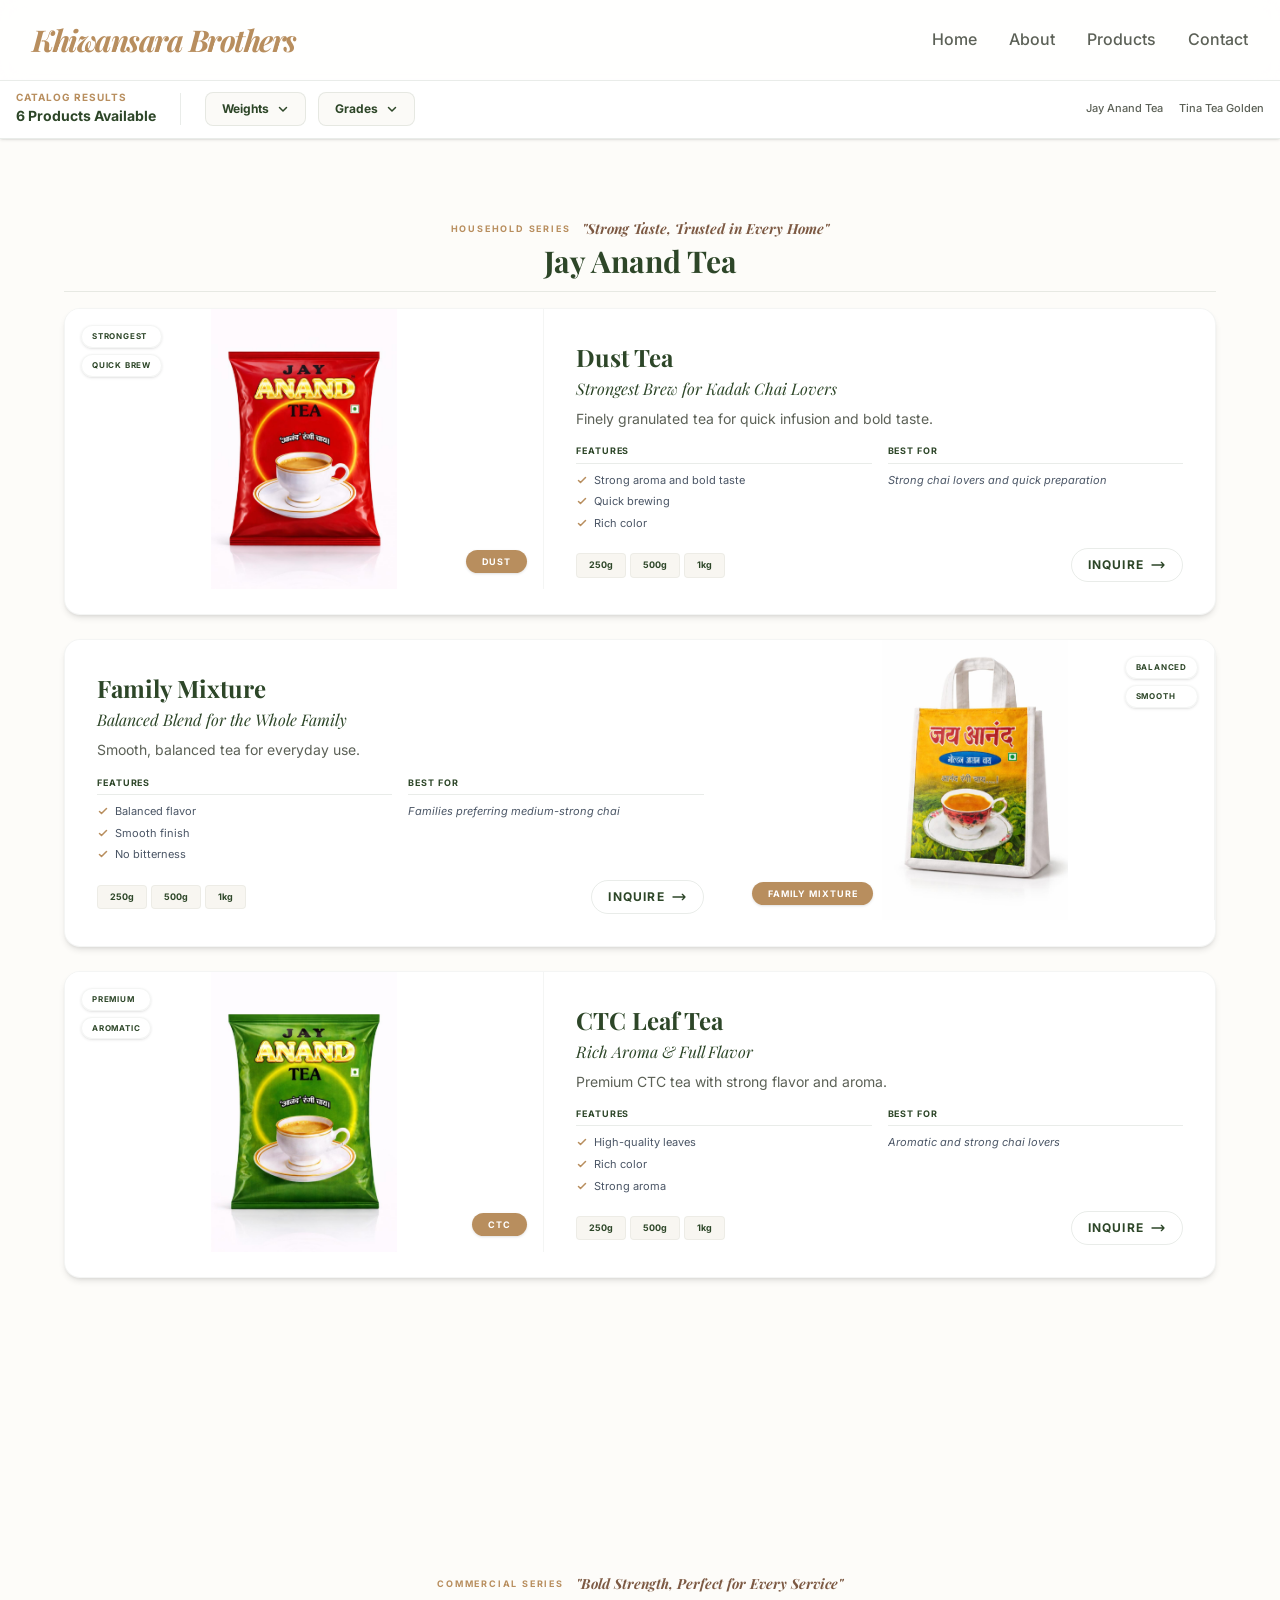
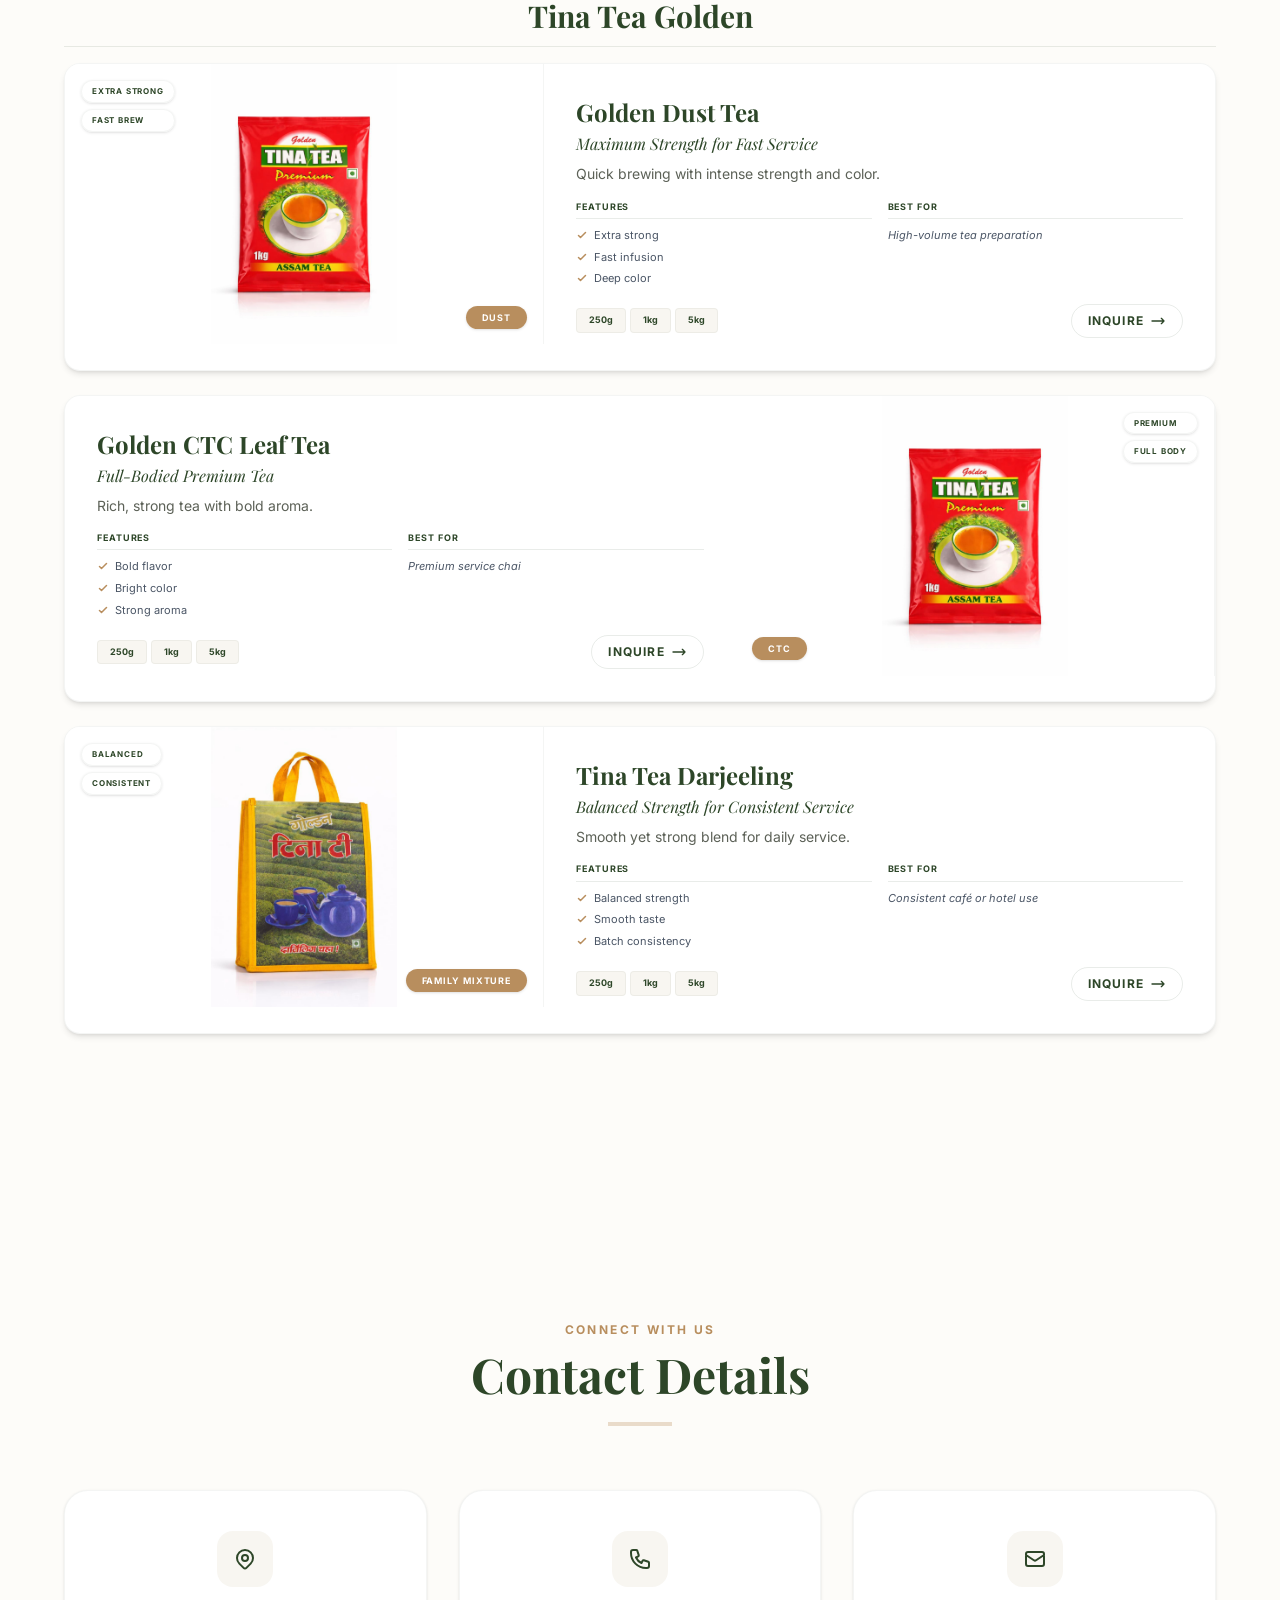
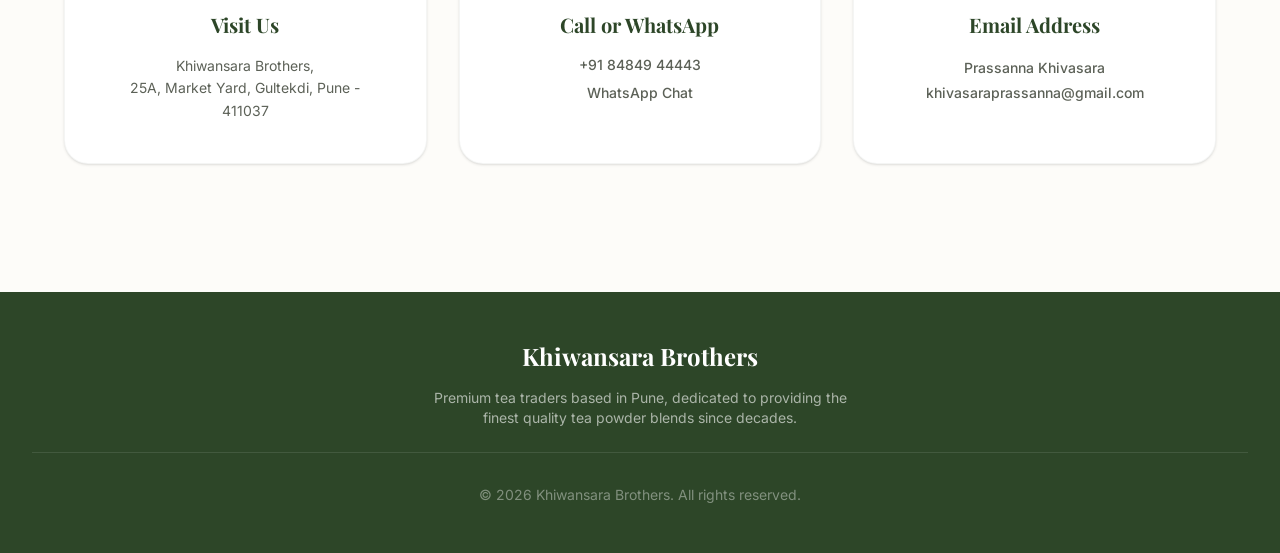
<file: products/index.html>
<!doctype html>
<html lang="en">
	<head>
		<meta charset="utf-8" />
		<meta name="viewport" content="width=device-width, initial-scale=1" />
		<link rel="preconnect" href="https://fonts.googleapis.com">
		<link rel="preconnect" href="https://fonts.gstatic.com" crossorigin>
		<link href="https://fonts.googleapis.com/css2?family=Inter:wght@400;600&family=Playfair+Display:ital,wght@0,700;1,700&display=swap" rel="stylesheet">
		
		<link href="../_app/immutable/assets/0.C1kICPkJ.css" rel="stylesheet">
		<link href="../_app/immutable/assets/3.ClZIwKDI.css" rel="stylesheet">
		<link rel="modulepreload" href="../_app/immutable/entry/start.CQs7ce7p.js">
		<link rel="modulepreload" href="../_app/immutable/chunks/A0mLgEDF.js">
		<link rel="modulepreload" href="../_app/immutable/chunks/C55dDR2Z.js">
		<link rel="modulepreload" href="../_app/immutable/chunks/DTWVqZi3.js">
		<link rel="modulepreload" href="../_app/immutable/entry/app.BkQzp-DZ.js">
		<link rel="modulepreload" href="../_app/immutable/chunks/B0Tg6buz.js">
		<link rel="modulepreload" href="../_app/immutable/chunks/CmdcrWdO.js">
		<link rel="modulepreload" href="../_app/immutable/chunks/BQE1Y8yR.js">
		<link rel="modulepreload" href="../_app/immutable/chunks/BY--TCll.js">
		<link rel="modulepreload" href="../_app/immutable/nodes/0.CN3SZTK9.js">
		<link rel="modulepreload" href="../_app/immutable/chunks/DAQEkU9V.js">
		<link rel="modulepreload" href="../_app/immutable/nodes/3.DbpWM6Da.js">
		<link rel="modulepreload" href="../_app/immutable/chunks/BhlMqF2w.js">
		<link rel="modulepreload" href="../_app/immutable/chunks/Cp4nwDGr.js"><!--12qhfyh--><link rel="icon" href="data:image/svg+xml,%3csvg%20xmlns='http://www.w3.org/2000/svg'%20width='107'%20height='128'%20viewBox='0%200%20107%20128'%3e%3ctitle%3esvelte-logo%3c/title%3e%3cpath%20d='M94.157%2022.819c-10.4-14.885-30.94-19.297-45.792-9.835L22.282%2029.608A29.92%2029.92%200%200%200%208.764%2049.65a31.5%2031.5%200%200%200%203.108%2020.231%2030%2030%200%200%200-4.477%2011.183%2031.9%2031.9%200%200%200%205.448%2024.116c10.402%2014.887%2030.942%2019.297%2045.791%209.835l26.083-16.624A29.92%2029.92%200%200%200%2098.235%2078.35a31.53%2031.53%200%200%200-3.105-20.232%2030%2030%200%200%200%204.474-11.182%2031.88%2031.88%200%200%200-5.447-24.116'%20style='fill:%23ff3e00'/%3e%3cpath%20d='M45.817%20106.582a20.72%2020.72%200%200%201-22.237-8.243%2019.17%2019.17%200%200%201-3.277-14.503%2018%2018%200%200%201%20.624-2.435l.49-1.498%201.337.981a33.6%2033.6%200%200%200%2010.203%205.098l.97.294-.09.968a5.85%205.85%200%200%200%201.052%203.878%206.24%206.24%200%200%200%206.695%202.485%205.8%205.8%200%200%200%201.603-.704L69.27%2076.28a5.43%205.43%200%200%200%202.45-3.631%205.8%205.8%200%200%200-.987-4.371%206.24%206.24%200%200%200-6.698-2.487%205.7%205.7%200%200%200-1.6.704l-9.953%206.345a19%2019%200%200%201-5.296%202.326%2020.72%2020.72%200%200%201-22.237-8.243%2019.17%2019.17%200%200%201-3.277-14.502%2017.99%2017.99%200%200%201%208.13-12.052l26.081-16.623a19%2019%200%200%201%205.3-2.329%2020.72%2020.72%200%200%201%2022.237%208.243%2019.17%2019.17%200%200%201%203.277%2014.503%2018%2018%200%200%201-.624%202.435l-.49%201.498-1.337-.98a33.6%2033.6%200%200%200-10.203-5.1l-.97-.294.09-.968a5.86%205.86%200%200%200-1.052-3.878%206.24%206.24%200%200%200-6.696-2.485%205.8%205.8%200%200%200-1.602.704L37.73%2051.72a5.42%205.42%200%200%200-2.449%203.63%205.79%205.79%200%200%200%20.986%204.372%206.24%206.24%200%200%200%206.698%202.486%205.8%205.8%200%200%200%201.602-.704l9.952-6.342a19%2019%200%200%201%205.295-2.328%2020.72%2020.72%200%200%201%2022.237%208.242%2019.17%2019.17%200%200%201%203.277%2014.503%2018%2018%200%200%201-8.13%2012.053l-26.081%2016.622a19%2019%200%200%201-5.3%202.328'%20style='fill:%23fff'/%3e%3c/svg%3e"/><!----><!--1dj9mz1--><!----><title>Product Catalog | Khiwansara Brothers</title>
	</head>
	<body data-sveltekit-preload-data="hover">
		<div style="display: contents"><!--[--><!--[--><!----><!----><nav class="fixed top-0 w-full z-50 bg-white/80 backdrop-blur-md border-b border-tea-primary/10"><div class="max-w-7xl mx-auto px-4 sm:px-6 lg:px-8"><div class="flex justify-between h-20 items-center"><div class="flex-shrink-0 flex items-center pr-2"><a href="#home" class="font-serif text-2xl sm:text-3xl font-bold text-tea-primary tracking-tighter transition-all"><span class="text-tea-accent italic">Khiwansara Brothers</span></a></div> <div class="hidden md:block"><div class="ml-10 flex items-baseline space-x-8"><!--[--><a href="/#home" class="text-tea-muted hover:text-tea-primary font-medium transition-colors">Home</a><a href="/#about" class="text-tea-muted hover:text-tea-primary font-medium transition-colors">About</a><a href="/products" class="text-tea-muted hover:text-tea-primary font-medium transition-colors">Products</a><a href="/#contact" class="text-tea-muted hover:text-tea-primary font-medium transition-colors">Contact</a><!--]--></div></div> <div class="md:hidden"><button class="p-2 rounded-md text-tea-primary hover:bg-tea-light focus:outline-none transition-colors" aria-label="Toggle Navigation"><svg class="h-6 w-6" fill="none" viewBox="0 0 24 24" stroke="currentColor"><!--[!--><path stroke-linecap="round" stroke-linejoin="round" stroke-width="2" d="M4 6h16M4 12h16M4 18h16"></path><!--]--></svg></button></div></div></div> <!--[!--><!--]--></nav><!----> <main class="min-h-screen bg-tea-bg" id="home"><div class="sticky top-20 z-40 bg-white/95 backdrop-blur-md border-b border-tea-primary/10 shadow-sm transition-all duration-300"><div class="max-w-7xl mx-auto px-4 py-3"><div class="flex flex-col md:flex-row md:items-center justify-between gap-4"><div class="flex items-center gap-6"><div class="flex flex-col"><span class="text-[10px] font-bold text-tea-accent uppercase tracking-widest leading-none mb-1">Catalog Results</span> <span class="text-sm text-tea-primary font-bold">6 Products Available</span></div> <div class="h-8 w-px bg-tea-primary/10 hidden md:block"></div> <div class="flex items-center gap-3"><div class="relative dropdown-container"><button class="flex items-center gap-2 px-4 py-2 bg-tea-light/30 border border-tea-primary/10 rounded-lg text-xs font-bold text-tea-primary hover:bg-white transition-colors">Weights <!--[!--><!--]--> <svg class="h-3 w-3 transition-transform " fill="none" viewBox="0 0 24 24" stroke="currentColor"><path stroke-linecap="round" stroke-linejoin="round" stroke-width="3" d="M19 9l-7 7-7-7"></path></svg></button> <!--[!--><!--]--></div> <div class="relative dropdown-container"><button class="flex items-center gap-2 px-4 py-2 bg-tea-light/30 border border-tea-primary/10 rounded-lg text-xs font-bold text-tea-primary hover:bg-white transition-colors">Grades <!--[!--><!--]--> <svg class="h-3 w-3 transition-transform " fill="none" viewBox="0 0 24 24" stroke="currentColor"><path stroke-linecap="round" stroke-linejoin="round" stroke-width="3" d="M19 9l-7 7-7-7"></path></svg></button> <!--[!--><!--]--></div></div></div> <div class="flex items-center gap-4"><!--[!--><!--]--> <div class="hidden lg:flex gap-4"><!--[--><a href="#jay-anand-tea" class="text-[11px] text-tea-muted hover:text-tea-primary transition-colors font-medium">Jay Anand Tea</a><a href="#tina-tea-golden" class="text-[11px] text-tea-muted hover:text-tea-primary transition-colors font-medium">Tina Tea Golden</a><!--]--></div></div></div></div></div> <div class="max-w-7xl mx-auto px-4 sm:px-6 lg:px-8 py-8"><!--[!--><!--[--><section id="jay-anand-tea" class="mb-10 last:mb-0 scroll-mt-36 animate-in fade-in slide-in-from-bottom-4 duration-500 svelte-1dj9mz1"><div class="mb-4 text-center border-b border-tea-primary/10 pb-3"><div class="flex items-center justify-center gap-3 text-[9px] font-bold tracking-[0.2em] uppercase text-tea-accent mb-1"><span>Household Series</span> <span class="text-tea-secondary italic font-serif normal-case tracking-normal text-sm">"Strong Taste, Trusted in Every Home"</span></div> <h2 class="text-2xl md:text-3xl font-serif font-bold text-tea-primary">Jay Anand Tea</h2></div> <div class="space-y-6"><!--[--><div class="group bg-white rounded-2xl overflow-hidden border border-tea-primary/5 shadow-md hover:shadow-xl transition-all duration-500"><div class="flex flex-col md:flex-row"><div class="md:w-5/12 h-[200px] md:h-[280px] overflow-hidden relative bg-white border-r border-tea-primary/5"><img src="/_app/immutable/assets/jay-anand-2.D2xzj26E.jpeg" alt="Dust Tea" class="w-full h-full object-contain group-hover:scale-105 transition-transform duration-1000"/> <div class="absolute inset-0 bg-gradient-to-t from-tea-primary/10 to-transparent opacity-0 group-hover:opacity-100 transition-opacity duration-500"></div> <div class="absolute top-4 left-4 flex flex-col gap-1.5"><!--[--><span class="bg-white/90 backdrop-blur-sm text-tea-primary text-[8px] px-2.5 py-1 rounded-full font-bold uppercase tracking-widest shadow-sm border border-tea-primary/5">Strongest</span><span class="bg-white/90 backdrop-blur-sm text-tea-primary text-[8px] px-2.5 py-1 rounded-full font-bold uppercase tracking-widest shadow-sm border border-tea-primary/5">Quick Brew</span><!--]--></div> <div class="absolute bottom-4 right-4"><span class="bg-tea-accent text-white text-[9px] px-4 py-1.5 rounded-full font-bold uppercase tracking-[0.1em] shadow-sm">Dust</span></div></div> <div class="md:w-7/12 p-5 md:p-8 flex flex-col justify-center"><div class="mb-4"><h3 class="text-xl md:text-2xl font-serif font-bold text-tea-primary mb-1">Dust Tea</h3> <h4 class="text-tea-secondary font-serif italic text-base mb-2">Strongest Brew for Kadak Chai Lovers</h4> <p class="text-tea-muted text-sm leading-snug line-clamp-2">Finely granulated tea for quick infusion and bold taste.</p></div> <div class="grid grid-cols-2 gap-4 mb-4"><div class="space-y-2"><h5 class="text-[9px] font-bold text-tea-primary uppercase tracking-widest border-b border-tea-primary/10 pb-1">Features</h5> <ul class="space-y-1"><!--[--><li class="flex items-start gap-1.5 text-[11px] text-gray-600"><svg class="h-3 w-3 text-tea-accent shrink-0 mt-0.5" fill="none" viewBox="0 0 24 24" stroke="currentColor"><path stroke-linecap="round" stroke-linejoin="round" stroke-width="3" d="M5 13l4 4L19 7"></path></svg> <span class="truncate">Strong aroma and bold taste</span></li><li class="flex items-start gap-1.5 text-[11px] text-gray-600"><svg class="h-3 w-3 text-tea-accent shrink-0 mt-0.5" fill="none" viewBox="0 0 24 24" stroke="currentColor"><path stroke-linecap="round" stroke-linejoin="round" stroke-width="3" d="M5 13l4 4L19 7"></path></svg> <span class="truncate">Quick brewing</span></li><li class="flex items-start gap-1.5 text-[11px] text-gray-600"><svg class="h-3 w-3 text-tea-accent shrink-0 mt-0.5" fill="none" viewBox="0 0 24 24" stroke="currentColor"><path stroke-linecap="round" stroke-linejoin="round" stroke-width="3" d="M5 13l4 4L19 7"></path></svg> <span class="truncate">Rich color</span></li><!--]--></ul></div> <div class="space-y-2"><h5 class="text-[9px] font-bold text-tea-primary uppercase tracking-widest border-b border-tea-primary/10 pb-1">Best For</h5> <p class="text-[11px] text-gray-600 italic line-clamp-2">Strong chai lovers and quick preparation</p></div></div> <div class="mt-auto flex items-center justify-between"><div class="flex flex-wrap gap-1"><!--[--><span class="text-[9px] bg-tea-light/50 text-tea-primary border-tea-primary/5 px-3 py-1 rounded font-bold border transition-all duration-300">250g</span><span class="text-[9px] bg-tea-light/50 text-tea-primary border-tea-primary/5 px-3 py-1 rounded font-bold border transition-all duration-300">500g</span><span class="text-[9px] bg-tea-light/50 text-tea-primary border-tea-primary/5 px-3 py-1 rounded font-bold border transition-all duration-300">1kg</span><!--]--></div> <a href="https://wa.me/918484944443?text=Hi%20Khiwansara%20Brothers%2C%20I%20am%20interested%20in%20Dust%20Tea%20from%20the%20Jay%20Anand%20Tea%20series." target="_blank" class="text-tea-primary hover:text-tea-accent font-bold text-xs flex items-center gap-1.5 transition-all group/btn uppercase tracking-widest border border-tea-primary/10 px-4 py-2 rounded-full hover:bg-tea-primary hover:text-white">Inquire <svg class="h-4 w-4 group-hover/btn:translate-x-1 transition-transform" fill="none" viewBox="0 0 24 24" stroke="currentColor"><path stroke-linecap="round" stroke-linejoin="round" stroke-width="2" d="M17 8l4 4m0 0l-4 4m4-4H3"></path></svg></a></div></div></div></div><div class="group bg-white rounded-2xl overflow-hidden border border-tea-primary/5 shadow-md hover:shadow-xl transition-all duration-500"><div class="flex flex-col md:flex-row-reverse"><div class="md:w-5/12 h-[200px] md:h-[280px] overflow-hidden relative bg-white border-r border-tea-primary/5"><img src="/_app/immutable/assets/jay-anand-3.Dv13F7E_.jpeg" alt="Family Mixture" class="w-full h-full object-contain group-hover:scale-105 transition-transform duration-1000"/> <div class="absolute inset-0 bg-gradient-to-t from-tea-primary/10 to-transparent opacity-0 group-hover:opacity-100 transition-opacity duration-500"></div> <div class="absolute top-4 right-4 flex flex-col gap-1.5"><!--[--><span class="bg-white/90 backdrop-blur-sm text-tea-primary text-[8px] px-2.5 py-1 rounded-full font-bold uppercase tracking-widest shadow-sm border border-tea-primary/5">Balanced</span><span class="bg-white/90 backdrop-blur-sm text-tea-primary text-[8px] px-2.5 py-1 rounded-full font-bold uppercase tracking-widest shadow-sm border border-tea-primary/5">Smooth</span><!--]--></div> <div class="absolute bottom-4 left-4"><span class="bg-tea-accent text-white text-[9px] px-4 py-1.5 rounded-full font-bold uppercase tracking-[0.1em] shadow-sm">Family Mixture</span></div></div> <div class="md:w-7/12 p-5 md:p-8 flex flex-col justify-center"><div class="mb-4"><h3 class="text-xl md:text-2xl font-serif font-bold text-tea-primary mb-1">Family Mixture</h3> <h4 class="text-tea-secondary font-serif italic text-base mb-2">Balanced Blend for the Whole Family</h4> <p class="text-tea-muted text-sm leading-snug line-clamp-2">Smooth, balanced tea for everyday use.</p></div> <div class="grid grid-cols-2 gap-4 mb-4"><div class="space-y-2"><h5 class="text-[9px] font-bold text-tea-primary uppercase tracking-widest border-b border-tea-primary/10 pb-1">Features</h5> <ul class="space-y-1"><!--[--><li class="flex items-start gap-1.5 text-[11px] text-gray-600"><svg class="h-3 w-3 text-tea-accent shrink-0 mt-0.5" fill="none" viewBox="0 0 24 24" stroke="currentColor"><path stroke-linecap="round" stroke-linejoin="round" stroke-width="3" d="M5 13l4 4L19 7"></path></svg> <span class="truncate">Balanced flavor</span></li><li class="flex items-start gap-1.5 text-[11px] text-gray-600"><svg class="h-3 w-3 text-tea-accent shrink-0 mt-0.5" fill="none" viewBox="0 0 24 24" stroke="currentColor"><path stroke-linecap="round" stroke-linejoin="round" stroke-width="3" d="M5 13l4 4L19 7"></path></svg> <span class="truncate">Smooth finish</span></li><li class="flex items-start gap-1.5 text-[11px] text-gray-600"><svg class="h-3 w-3 text-tea-accent shrink-0 mt-0.5" fill="none" viewBox="0 0 24 24" stroke="currentColor"><path stroke-linecap="round" stroke-linejoin="round" stroke-width="3" d="M5 13l4 4L19 7"></path></svg> <span class="truncate">No bitterness</span></li><!--]--></ul></div> <div class="space-y-2"><h5 class="text-[9px] font-bold text-tea-primary uppercase tracking-widest border-b border-tea-primary/10 pb-1">Best For</h5> <p class="text-[11px] text-gray-600 italic line-clamp-2">Families preferring medium-strong chai</p></div></div> <div class="mt-auto flex items-center justify-between"><div class="flex flex-wrap gap-1"><!--[--><span class="text-[9px] bg-tea-light/50 text-tea-primary border-tea-primary/5 px-3 py-1 rounded font-bold border transition-all duration-300">250g</span><span class="text-[9px] bg-tea-light/50 text-tea-primary border-tea-primary/5 px-3 py-1 rounded font-bold border transition-all duration-300">500g</span><span class="text-[9px] bg-tea-light/50 text-tea-primary border-tea-primary/5 px-3 py-1 rounded font-bold border transition-all duration-300">1kg</span><!--]--></div> <a href="https://wa.me/918484944443?text=Hi%20Khiwansara%20Brothers%2C%20I%20am%20interested%20in%20Family%20Mixture%20from%20the%20Jay%20Anand%20Tea%20series." target="_blank" class="text-tea-primary hover:text-tea-accent font-bold text-xs flex items-center gap-1.5 transition-all group/btn uppercase tracking-widest border border-tea-primary/10 px-4 py-2 rounded-full hover:bg-tea-primary hover:text-white">Inquire <svg class="h-4 w-4 group-hover/btn:translate-x-1 transition-transform" fill="none" viewBox="0 0 24 24" stroke="currentColor"><path stroke-linecap="round" stroke-linejoin="round" stroke-width="2" d="M17 8l4 4m0 0l-4 4m4-4H3"></path></svg></a></div></div></div></div><div class="group bg-white rounded-2xl overflow-hidden border border-tea-primary/5 shadow-md hover:shadow-xl transition-all duration-500"><div class="flex flex-col md:flex-row"><div class="md:w-5/12 h-[200px] md:h-[280px] overflow-hidden relative bg-white border-r border-tea-primary/5"><img src="/_app/immutable/assets/jay-anand-1.C87qKnZu.jpeg" alt="CTC Leaf Tea" class="w-full h-full object-contain group-hover:scale-105 transition-transform duration-1000"/> <div class="absolute inset-0 bg-gradient-to-t from-tea-primary/10 to-transparent opacity-0 group-hover:opacity-100 transition-opacity duration-500"></div> <div class="absolute top-4 left-4 flex flex-col gap-1.5"><!--[--><span class="bg-white/90 backdrop-blur-sm text-tea-primary text-[8px] px-2.5 py-1 rounded-full font-bold uppercase tracking-widest shadow-sm border border-tea-primary/5">Premium</span><span class="bg-white/90 backdrop-blur-sm text-tea-primary text-[8px] px-2.5 py-1 rounded-full font-bold uppercase tracking-widest shadow-sm border border-tea-primary/5">Aromatic</span><!--]--></div> <div class="absolute bottom-4 right-4"><span class="bg-tea-accent text-white text-[9px] px-4 py-1.5 rounded-full font-bold uppercase tracking-[0.1em] shadow-sm">CTC</span></div></div> <div class="md:w-7/12 p-5 md:p-8 flex flex-col justify-center"><div class="mb-4"><h3 class="text-xl md:text-2xl font-serif font-bold text-tea-primary mb-1">CTC Leaf Tea</h3> <h4 class="text-tea-secondary font-serif italic text-base mb-2">Rich Aroma &amp; Full Flavor</h4> <p class="text-tea-muted text-sm leading-snug line-clamp-2">Premium CTC tea with strong flavor and aroma.</p></div> <div class="grid grid-cols-2 gap-4 mb-4"><div class="space-y-2"><h5 class="text-[9px] font-bold text-tea-primary uppercase tracking-widest border-b border-tea-primary/10 pb-1">Features</h5> <ul class="space-y-1"><!--[--><li class="flex items-start gap-1.5 text-[11px] text-gray-600"><svg class="h-3 w-3 text-tea-accent shrink-0 mt-0.5" fill="none" viewBox="0 0 24 24" stroke="currentColor"><path stroke-linecap="round" stroke-linejoin="round" stroke-width="3" d="M5 13l4 4L19 7"></path></svg> <span class="truncate">High-quality leaves</span></li><li class="flex items-start gap-1.5 text-[11px] text-gray-600"><svg class="h-3 w-3 text-tea-accent shrink-0 mt-0.5" fill="none" viewBox="0 0 24 24" stroke="currentColor"><path stroke-linecap="round" stroke-linejoin="round" stroke-width="3" d="M5 13l4 4L19 7"></path></svg> <span class="truncate">Rich color</span></li><li class="flex items-start gap-1.5 text-[11px] text-gray-600"><svg class="h-3 w-3 text-tea-accent shrink-0 mt-0.5" fill="none" viewBox="0 0 24 24" stroke="currentColor"><path stroke-linecap="round" stroke-linejoin="round" stroke-width="3" d="M5 13l4 4L19 7"></path></svg> <span class="truncate">Strong aroma</span></li><!--]--></ul></div> <div class="space-y-2"><h5 class="text-[9px] font-bold text-tea-primary uppercase tracking-widest border-b border-tea-primary/10 pb-1">Best For</h5> <p class="text-[11px] text-gray-600 italic line-clamp-2">Aromatic and strong chai lovers</p></div></div> <div class="mt-auto flex items-center justify-between"><div class="flex flex-wrap gap-1"><!--[--><span class="text-[9px] bg-tea-light/50 text-tea-primary border-tea-primary/5 px-3 py-1 rounded font-bold border transition-all duration-300">250g</span><span class="text-[9px] bg-tea-light/50 text-tea-primary border-tea-primary/5 px-3 py-1 rounded font-bold border transition-all duration-300">500g</span><span class="text-[9px] bg-tea-light/50 text-tea-primary border-tea-primary/5 px-3 py-1 rounded font-bold border transition-all duration-300">1kg</span><!--]--></div> <a href="https://wa.me/918484944443?text=Hi%20Khiwansara%20Brothers%2C%20I%20am%20interested%20in%20CTC%20Leaf%20Tea%20from%20the%20Jay%20Anand%20Tea%20series." target="_blank" class="text-tea-primary hover:text-tea-accent font-bold text-xs flex items-center gap-1.5 transition-all group/btn uppercase tracking-widest border border-tea-primary/10 px-4 py-2 rounded-full hover:bg-tea-primary hover:text-white">Inquire <svg class="h-4 w-4 group-hover/btn:translate-x-1 transition-transform" fill="none" viewBox="0 0 24 24" stroke="currentColor"><path stroke-linecap="round" stroke-linejoin="round" stroke-width="2" d="M17 8l4 4m0 0l-4 4m4-4H3"></path></svg></a></div></div></div></div><!--]--></div></section><section id="tina-tea-golden" class="mb-10 last:mb-0 scroll-mt-36 animate-in fade-in slide-in-from-bottom-4 duration-500 svelte-1dj9mz1"><div class="mb-4 text-center border-b border-tea-primary/10 pb-3"><div class="flex items-center justify-center gap-3 text-[9px] font-bold tracking-[0.2em] uppercase text-tea-accent mb-1"><span>Commercial Series</span> <span class="text-tea-secondary italic font-serif normal-case tracking-normal text-sm">"Bold Strength, Perfect for Every Service"</span></div> <h2 class="text-2xl md:text-3xl font-serif font-bold text-tea-primary">Tina Tea Golden</h2></div> <div class="space-y-6"><!--[--><div class="group bg-white rounded-2xl overflow-hidden border border-tea-primary/5 shadow-md hover:shadow-xl transition-all duration-500"><div class="flex flex-col md:flex-row"><div class="md:w-5/12 h-[200px] md:h-[280px] overflow-hidden relative bg-white border-r border-tea-primary/5"><img src="/_app/immutable/assets/golden-tina-tea-2.CKnsQSiA.jpeg" alt="Golden Dust Tea" class="w-full h-full object-contain group-hover:scale-105 transition-transform duration-1000"/> <div class="absolute inset-0 bg-gradient-to-t from-tea-primary/10 to-transparent opacity-0 group-hover:opacity-100 transition-opacity duration-500"></div> <div class="absolute top-4 left-4 flex flex-col gap-1.5"><!--[--><span class="bg-white/90 backdrop-blur-sm text-tea-primary text-[8px] px-2.5 py-1 rounded-full font-bold uppercase tracking-widest shadow-sm border border-tea-primary/5">Extra Strong</span><span class="bg-white/90 backdrop-blur-sm text-tea-primary text-[8px] px-2.5 py-1 rounded-full font-bold uppercase tracking-widest shadow-sm border border-tea-primary/5">Fast Brew</span><!--]--></div> <div class="absolute bottom-4 right-4"><span class="bg-tea-accent text-white text-[9px] px-4 py-1.5 rounded-full font-bold uppercase tracking-[0.1em] shadow-sm">Dust</span></div></div> <div class="md:w-7/12 p-5 md:p-8 flex flex-col justify-center"><div class="mb-4"><h3 class="text-xl md:text-2xl font-serif font-bold text-tea-primary mb-1">Golden Dust Tea</h3> <h4 class="text-tea-secondary font-serif italic text-base mb-2">Maximum Strength for Fast Service</h4> <p class="text-tea-muted text-sm leading-snug line-clamp-2">Quick brewing with intense strength and color.</p></div> <div class="grid grid-cols-2 gap-4 mb-4"><div class="space-y-2"><h5 class="text-[9px] font-bold text-tea-primary uppercase tracking-widest border-b border-tea-primary/10 pb-1">Features</h5> <ul class="space-y-1"><!--[--><li class="flex items-start gap-1.5 text-[11px] text-gray-600"><svg class="h-3 w-3 text-tea-accent shrink-0 mt-0.5" fill="none" viewBox="0 0 24 24" stroke="currentColor"><path stroke-linecap="round" stroke-linejoin="round" stroke-width="3" d="M5 13l4 4L19 7"></path></svg> <span class="truncate">Extra strong</span></li><li class="flex items-start gap-1.5 text-[11px] text-gray-600"><svg class="h-3 w-3 text-tea-accent shrink-0 mt-0.5" fill="none" viewBox="0 0 24 24" stroke="currentColor"><path stroke-linecap="round" stroke-linejoin="round" stroke-width="3" d="M5 13l4 4L19 7"></path></svg> <span class="truncate">Fast infusion</span></li><li class="flex items-start gap-1.5 text-[11px] text-gray-600"><svg class="h-3 w-3 text-tea-accent shrink-0 mt-0.5" fill="none" viewBox="0 0 24 24" stroke="currentColor"><path stroke-linecap="round" stroke-linejoin="round" stroke-width="3" d="M5 13l4 4L19 7"></path></svg> <span class="truncate">Deep color</span></li><!--]--></ul></div> <div class="space-y-2"><h5 class="text-[9px] font-bold text-tea-primary uppercase tracking-widest border-b border-tea-primary/10 pb-1">Best For</h5> <p class="text-[11px] text-gray-600 italic line-clamp-2">High-volume tea preparation</p></div></div> <div class="mt-auto flex items-center justify-between"><div class="flex flex-wrap gap-1"><!--[--><span class="text-[9px] bg-tea-light/50 text-tea-primary border-tea-primary/5 px-3 py-1 rounded font-bold border transition-all duration-300">250g</span><span class="text-[9px] bg-tea-light/50 text-tea-primary border-tea-primary/5 px-3 py-1 rounded font-bold border transition-all duration-300">1kg</span><span class="text-[9px] bg-tea-light/50 text-tea-primary border-tea-primary/5 px-3 py-1 rounded font-bold border transition-all duration-300">5kg</span><!--]--></div> <a href="https://wa.me/918484944443?text=Hi%20Khiwansara%20Brothers%2C%20I%20am%20interested%20in%20Golden%20Dust%20Tea%20from%20the%20Tina%20Tea%20Golden%20series." target="_blank" class="text-tea-primary hover:text-tea-accent font-bold text-xs flex items-center gap-1.5 transition-all group/btn uppercase tracking-widest border border-tea-primary/10 px-4 py-2 rounded-full hover:bg-tea-primary hover:text-white">Inquire <svg class="h-4 w-4 group-hover/btn:translate-x-1 transition-transform" fill="none" viewBox="0 0 24 24" stroke="currentColor"><path stroke-linecap="round" stroke-linejoin="round" stroke-width="2" d="M17 8l4 4m0 0l-4 4m4-4H3"></path></svg></a></div></div></div></div><div class="group bg-white rounded-2xl overflow-hidden border border-tea-primary/5 shadow-md hover:shadow-xl transition-all duration-500"><div class="flex flex-col md:flex-row-reverse"><div class="md:w-5/12 h-[200px] md:h-[280px] overflow-hidden relative bg-white border-r border-tea-primary/5"><img src="/_app/immutable/assets/golden-tina-tea-2.CKnsQSiA.jpeg" alt="Golden CTC Leaf Tea" class="w-full h-full object-contain group-hover:scale-105 transition-transform duration-1000"/> <div class="absolute inset-0 bg-gradient-to-t from-tea-primary/10 to-transparent opacity-0 group-hover:opacity-100 transition-opacity duration-500"></div> <div class="absolute top-4 right-4 flex flex-col gap-1.5"><!--[--><span class="bg-white/90 backdrop-blur-sm text-tea-primary text-[8px] px-2.5 py-1 rounded-full font-bold uppercase tracking-widest shadow-sm border border-tea-primary/5">Premium</span><span class="bg-white/90 backdrop-blur-sm text-tea-primary text-[8px] px-2.5 py-1 rounded-full font-bold uppercase tracking-widest shadow-sm border border-tea-primary/5">Full Body</span><!--]--></div> <div class="absolute bottom-4 left-4"><span class="bg-tea-accent text-white text-[9px] px-4 py-1.5 rounded-full font-bold uppercase tracking-[0.1em] shadow-sm">CTC</span></div></div> <div class="md:w-7/12 p-5 md:p-8 flex flex-col justify-center"><div class="mb-4"><h3 class="text-xl md:text-2xl font-serif font-bold text-tea-primary mb-1">Golden CTC Leaf Tea</h3> <h4 class="text-tea-secondary font-serif italic text-base mb-2">Full-Bodied Premium Tea</h4> <p class="text-tea-muted text-sm leading-snug line-clamp-2">Rich, strong tea with bold aroma.</p></div> <div class="grid grid-cols-2 gap-4 mb-4"><div class="space-y-2"><h5 class="text-[9px] font-bold text-tea-primary uppercase tracking-widest border-b border-tea-primary/10 pb-1">Features</h5> <ul class="space-y-1"><!--[--><li class="flex items-start gap-1.5 text-[11px] text-gray-600"><svg class="h-3 w-3 text-tea-accent shrink-0 mt-0.5" fill="none" viewBox="0 0 24 24" stroke="currentColor"><path stroke-linecap="round" stroke-linejoin="round" stroke-width="3" d="M5 13l4 4L19 7"></path></svg> <span class="truncate">Bold flavor</span></li><li class="flex items-start gap-1.5 text-[11px] text-gray-600"><svg class="h-3 w-3 text-tea-accent shrink-0 mt-0.5" fill="none" viewBox="0 0 24 24" stroke="currentColor"><path stroke-linecap="round" stroke-linejoin="round" stroke-width="3" d="M5 13l4 4L19 7"></path></svg> <span class="truncate">Bright color</span></li><li class="flex items-start gap-1.5 text-[11px] text-gray-600"><svg class="h-3 w-3 text-tea-accent shrink-0 mt-0.5" fill="none" viewBox="0 0 24 24" stroke="currentColor"><path stroke-linecap="round" stroke-linejoin="round" stroke-width="3" d="M5 13l4 4L19 7"></path></svg> <span class="truncate">Strong aroma</span></li><!--]--></ul></div> <div class="space-y-2"><h5 class="text-[9px] font-bold text-tea-primary uppercase tracking-widest border-b border-tea-primary/10 pb-1">Best For</h5> <p class="text-[11px] text-gray-600 italic line-clamp-2">Premium service chai</p></div></div> <div class="mt-auto flex items-center justify-between"><div class="flex flex-wrap gap-1"><!--[--><span class="text-[9px] bg-tea-light/50 text-tea-primary border-tea-primary/5 px-3 py-1 rounded font-bold border transition-all duration-300">250g</span><span class="text-[9px] bg-tea-light/50 text-tea-primary border-tea-primary/5 px-3 py-1 rounded font-bold border transition-all duration-300">1kg</span><span class="text-[9px] bg-tea-light/50 text-tea-primary border-tea-primary/5 px-3 py-1 rounded font-bold border transition-all duration-300">5kg</span><!--]--></div> <a href="https://wa.me/918484944443?text=Hi%20Khiwansara%20Brothers%2C%20I%20am%20interested%20in%20Golden%20CTC%20Leaf%20Tea%20from%20the%20Tina%20Tea%20Golden%20series." target="_blank" class="text-tea-primary hover:text-tea-accent font-bold text-xs flex items-center gap-1.5 transition-all group/btn uppercase tracking-widest border border-tea-primary/10 px-4 py-2 rounded-full hover:bg-tea-primary hover:text-white">Inquire <svg class="h-4 w-4 group-hover/btn:translate-x-1 transition-transform" fill="none" viewBox="0 0 24 24" stroke="currentColor"><path stroke-linecap="round" stroke-linejoin="round" stroke-width="2" d="M17 8l4 4m0 0l-4 4m4-4H3"></path></svg></a></div></div></div></div><div class="group bg-white rounded-2xl overflow-hidden border border-tea-primary/5 shadow-md hover:shadow-xl transition-all duration-500"><div class="flex flex-col md:flex-row"><div class="md:w-5/12 h-[200px] md:h-[280px] overflow-hidden relative bg-white border-r border-tea-primary/5"><img src="/_app/immutable/assets/golden-tina-tea-1.lpiFzhzh.jpeg" alt="Tina Tea Darjeeling" class="w-full h-full object-contain group-hover:scale-105 transition-transform duration-1000"/> <div class="absolute inset-0 bg-gradient-to-t from-tea-primary/10 to-transparent opacity-0 group-hover:opacity-100 transition-opacity duration-500"></div> <div class="absolute top-4 left-4 flex flex-col gap-1.5"><!--[--><span class="bg-white/90 backdrop-blur-sm text-tea-primary text-[8px] px-2.5 py-1 rounded-full font-bold uppercase tracking-widest shadow-sm border border-tea-primary/5">Balanced</span><span class="bg-white/90 backdrop-blur-sm text-tea-primary text-[8px] px-2.5 py-1 rounded-full font-bold uppercase tracking-widest shadow-sm border border-tea-primary/5">Consistent</span><!--]--></div> <div class="absolute bottom-4 right-4"><span class="bg-tea-accent text-white text-[9px] px-4 py-1.5 rounded-full font-bold uppercase tracking-[0.1em] shadow-sm">Family Mixture</span></div></div> <div class="md:w-7/12 p-5 md:p-8 flex flex-col justify-center"><div class="mb-4"><h3 class="text-xl md:text-2xl font-serif font-bold text-tea-primary mb-1">Tina Tea Darjeeling</h3> <h4 class="text-tea-secondary font-serif italic text-base mb-2">Balanced Strength for Consistent Service</h4> <p class="text-tea-muted text-sm leading-snug line-clamp-2">Smooth yet strong blend for daily service.</p></div> <div class="grid grid-cols-2 gap-4 mb-4"><div class="space-y-2"><h5 class="text-[9px] font-bold text-tea-primary uppercase tracking-widest border-b border-tea-primary/10 pb-1">Features</h5> <ul class="space-y-1"><!--[--><li class="flex items-start gap-1.5 text-[11px] text-gray-600"><svg class="h-3 w-3 text-tea-accent shrink-0 mt-0.5" fill="none" viewBox="0 0 24 24" stroke="currentColor"><path stroke-linecap="round" stroke-linejoin="round" stroke-width="3" d="M5 13l4 4L19 7"></path></svg> <span class="truncate">Balanced strength</span></li><li class="flex items-start gap-1.5 text-[11px] text-gray-600"><svg class="h-3 w-3 text-tea-accent shrink-0 mt-0.5" fill="none" viewBox="0 0 24 24" stroke="currentColor"><path stroke-linecap="round" stroke-linejoin="round" stroke-width="3" d="M5 13l4 4L19 7"></path></svg> <span class="truncate">Smooth taste</span></li><li class="flex items-start gap-1.5 text-[11px] text-gray-600"><svg class="h-3 w-3 text-tea-accent shrink-0 mt-0.5" fill="none" viewBox="0 0 24 24" stroke="currentColor"><path stroke-linecap="round" stroke-linejoin="round" stroke-width="3" d="M5 13l4 4L19 7"></path></svg> <span class="truncate">Batch consistency</span></li><!--]--></ul></div> <div class="space-y-2"><h5 class="text-[9px] font-bold text-tea-primary uppercase tracking-widest border-b border-tea-primary/10 pb-1">Best For</h5> <p class="text-[11px] text-gray-600 italic line-clamp-2">Consistent café or hotel use</p></div></div> <div class="mt-auto flex items-center justify-between"><div class="flex flex-wrap gap-1"><!--[--><span class="text-[9px] bg-tea-light/50 text-tea-primary border-tea-primary/5 px-3 py-1 rounded font-bold border transition-all duration-300">250g</span><span class="text-[9px] bg-tea-light/50 text-tea-primary border-tea-primary/5 px-3 py-1 rounded font-bold border transition-all duration-300">1kg</span><span class="text-[9px] bg-tea-light/50 text-tea-primary border-tea-primary/5 px-3 py-1 rounded font-bold border transition-all duration-300">5kg</span><!--]--></div> <a href="https://wa.me/918484944443?text=Hi%20Khiwansara%20Brothers%2C%20I%20am%20interested%20in%20Tina%20Tea%20Darjeeling%20from%20the%20Tina%20Tea%20Golden%20series." target="_blank" class="text-tea-primary hover:text-tea-accent font-bold text-xs flex items-center gap-1.5 transition-all group/btn uppercase tracking-widest border border-tea-primary/10 px-4 py-2 rounded-full hover:bg-tea-primary hover:text-white">Inquire <svg class="h-4 w-4 group-hover/btn:translate-x-1 transition-transform" fill="none" viewBox="0 0 24 24" stroke="currentColor"><path stroke-linecap="round" stroke-linejoin="round" stroke-width="2" d="M17 8l4 4m0 0l-4 4m4-4H3"></path></svg></a></div></div></div></div><!--]--></div></section><!--]--><!--]--></div></main> <section id="contact" class="bg-tea-bg py-24"><div class="max-w-7xl mx-auto px-4 sm:px-6 lg:px-8"><div class="text-center mb-16"><span class="text-tea-accent font-bold tracking-[0.2em] uppercase text-xs mb-3 block">Connect With Us</span> <h2 class="text-4xl md:text-5xl font-serif font-bold text-tea-primary">Contact Details</h2> <div class="w-16 h-1 bg-tea-accent/30 mx-auto mt-6"></div></div> <div class="grid md:grid-cols-3 gap-8 text-center"><div class="bg-white p-10 rounded-3xl border border-tea-primary/5 shadow-sm hover:shadow-md transition-shadow group"><div class="w-14 h-14 bg-tea-light/50 rounded-2xl flex items-center justify-center text-tea-primary mx-auto mb-6 group-hover:bg-tea-primary group-hover:text-white transition-colors"><svg class="h-6 w-6" fill="none" viewBox="0 0 24 24" stroke="currentColor"><path stroke-linecap="round" stroke-linejoin="round" stroke-width="2" d="M17.657 16.657L13.414 20.9a1.998 1.998 0 01-2.827 0l-4.244-4.243a8 8 0 1111.314 0z"></path><path stroke-linecap="round" stroke-linejoin="round" stroke-width="2" d="M15 11a3 3 0 11-6 0 3 3 0 016 0z"></path></svg></div> <h3 class="text-xl font-bold text-tea-primary mb-4">Visit Us</h3> <address class="text-tea-muted not-italic leading-relaxed text-sm">Khiwansara Brothers,<br/> 25A, Market Yard, Gultekdi, Pune - 411037</address></div> <div class="bg-white p-10 rounded-3xl border border-tea-primary/5 shadow-sm hover:shadow-md transition-shadow group"><div class="w-14 h-14 bg-tea-light/50 rounded-2xl flex items-center justify-center text-tea-primary mx-auto mb-6 group-hover:bg-tea-accent group-hover:text-white transition-colors"><svg class="h-6 w-6" fill="none" viewBox="0 0 24 24" stroke="currentColor"><path stroke-linecap="round" stroke-linejoin="round" stroke-width="2" d="M3 5a2 2 0 012-2h3.28a1 1 0 01.948.684l1.498 4.493a1 1 0 01-.502 1.21l-2.257 1.13a11.042 11.042 0 005.516 5.516l1.13-2.257a1 1 0 011.21-.502l4.493 1.498a1 1 0 01.684.949V19a2 2 0 01-2 2h-1C9.716 21 3 14.284 3 6V5z"></path></svg></div> <h3 class="text-xl font-bold text-tea-primary mb-4">Call or WhatsApp</h3> <div class="flex flex-col gap-2"><a href="tel:+918484944443" class="text-tea-muted hover:text-tea-accent transition-colors text-sm font-medium">+91 84849 44443</a> <a href="https://wa.me/918484944443" target="_blank" class="text-tea-muted hover:text-tea-accent transition-colors text-sm font-medium">WhatsApp Chat</a></div></div> <div class="bg-white p-10 rounded-3xl border border-tea-primary/5 shadow-sm hover:shadow-md transition-shadow group"><div class="w-14 h-14 bg-tea-light/50 rounded-2xl flex items-center justify-center text-tea-primary mx-auto mb-6 group-hover:bg-tea-secondary group-hover:text-white transition-colors"><svg class="h-6 w-6" fill="none" viewBox="0 0 24 24" stroke="currentColor"><path stroke-linecap="round" stroke-linejoin="round" stroke-width="2" d="M3 8l7.89 5.26a2 2 0 002.22 0L21 8M5 19h14a2 2 0 002-2V7a2 2 0 00-2-2H5a2 2 0 00-2 2v10a2 2 0 002 2z"></path></svg></div> <h3 class="text-xl font-bold text-tea-primary mb-4">Email Address</h3> <a href="mailto:khivasaraprassanna@gmail.com" class="text-tea-muted hover:text-tea-secondary transition-colors text-sm font-medium">Prassanna Khivasara khivasaraprassanna@gmail.com</a></div></div></div></section> <footer class="bg-tea-primary text-white py-12"><div class="max-w-7xl mx-auto px-4 sm:px-6 lg:px-8 text-center"><div class="font-serif text-2xl font-bold mb-4">Khiwansara Brothers</div> <p class="text-white/60 text-sm mb-6 max-w-md mx-auto">Premium tea traders based in Pune, dedicated to providing the finest quality tea powder blends since decades.</p> <div class="border-t border-white/10 pt-8 text-sm text-white/40">© 2026 Khiwansara Brothers. All rights reserved.</div></div></footer><!----><!----><!----><!----><!--]--> <!--[!--><!--]--><!--]-->
			
			<script>
				{
					__sveltekit_16jrpv7 = {
						base: new URL("..", location).pathname.slice(0, -1)
					};

					const element = document.currentScript.parentElement;

					Promise.all([
						import("../_app/immutable/entry/start.CQs7ce7p.js"),
						import("../_app/immutable/entry/app.BkQzp-DZ.js")
					]).then(([kit, app]) => {
						kit.start(app, element, {
							node_ids: [0, 3],
							data: [null,null],
							form: null,
							error: null
						});
					});
				}
			</script>
		</div>
	</body>
</html>
</file>
<file: _app/immutable/assets/0.C1kICPkJ.css>
@layer properties{@supports (((-webkit-hyphens:none)) and (not (margin-trim:inline))) or ((-moz-orient:inline) and (not (color:rgb(from red r g b)))){*,:before,:after,::backdrop{--tw-translate-x:0;--tw-translate-y:0;--tw-translate-z:0;--tw-rotate-x:initial;--tw-rotate-y:initial;--tw-rotate-z:initial;--tw-skew-x:initial;--tw-skew-y:initial;--tw-space-y-reverse:0;--tw-space-x-reverse:0;--tw-border-style:solid;--tw-gradient-position:initial;--tw-gradient-from:#0000;--tw-gradient-via:#0000;--tw-gradient-to:#0000;--tw-gradient-stops:initial;--tw-gradient-via-stops:initial;--tw-gradient-from-position:0%;--tw-gradient-via-position:50%;--tw-gradient-to-position:100%;--tw-leading:initial;--tw-font-weight:initial;--tw-tracking:initial;--tw-shadow:0 0 #0000;--tw-shadow-color:initial;--tw-shadow-alpha:100%;--tw-inset-shadow:0 0 #0000;--tw-inset-shadow-color:initial;--tw-inset-shadow-alpha:100%;--tw-ring-color:initial;--tw-ring-shadow:0 0 #0000;--tw-inset-ring-color:initial;--tw-inset-ring-shadow:0 0 #0000;--tw-ring-inset:initial;--tw-ring-offset-width:0px;--tw-ring-offset-color:#fff;--tw-ring-offset-shadow:0 0 #0000;--tw-blur:initial;--tw-brightness:initial;--tw-contrast:initial;--tw-grayscale:initial;--tw-hue-rotate:initial;--tw-invert:initial;--tw-opacity:initial;--tw-saturate:initial;--tw-sepia:initial;--tw-drop-shadow:initial;--tw-drop-shadow-color:initial;--tw-drop-shadow-alpha:100%;--tw-drop-shadow-size:initial;--tw-backdrop-blur:initial;--tw-backdrop-brightness:initial;--tw-backdrop-contrast:initial;--tw-backdrop-grayscale:initial;--tw-backdrop-hue-rotate:initial;--tw-backdrop-invert:initial;--tw-backdrop-opacity:initial;--tw-backdrop-saturate:initial;--tw-backdrop-sepia:initial;--tw-duration:initial;--tw-scale-x:1;--tw-scale-y:1;--tw-scale-z:1}}}@layer theme{:root,:host{--font-sans:"Inter",sans-serif;--font-serif:"Playfair Display",serif;--font-mono:ui-monospace,SFMono-Regular,Menlo,Monaco,Consolas,"Liberation Mono","Courier New",monospace;--color-gray-600:oklch(44.6% .03 256.802);--color-white:#fff;--spacing:.25rem;--container-xs:20rem;--container-md:28rem;--container-2xl:42rem;--container-5xl:64rem;--container-7xl:80rem;--text-xs:.75rem;--text-xs--line-height:calc(1/.75);--text-sm:.875rem;--text-sm--line-height:calc(1.25/.875);--text-base:1rem;--text-base--line-height: 1.5 ;--text-lg:1.125rem;--text-lg--line-height:calc(1.75/1.125);--text-xl:1.25rem;--text-xl--line-height:calc(1.75/1.25);--text-2xl:1.5rem;--text-2xl--line-height:calc(2/1.5);--text-3xl:1.875rem;--text-3xl--line-height: 1.2 ;--text-4xl:2.25rem;--text-4xl--line-height:calc(2.5/2.25);--text-5xl:3rem;--text-5xl--line-height:1;--text-6xl:3.75rem;--text-6xl--line-height:1;--text-7xl:4.5rem;--text-7xl--line-height:1;--text-8xl:6rem;--text-8xl--line-height:1;--font-weight-light:300;--font-weight-medium:500;--font-weight-semibold:600;--font-weight-bold:700;--tracking-tighter:-.05em;--tracking-tight:-.025em;--tracking-normal:0em;--tracking-wider:.05em;--tracking-widest:.1em;--leading-tight:1.25;--leading-snug:1.375;--leading-relaxed:1.625;--radius-md:.375rem;--radius-lg:.5rem;--radius-xl:.75rem;--radius-2xl:1rem;--radius-3xl:1.5rem;--animate-bounce:bounce 1s infinite;--blur-sm:8px;--blur-md:12px;--blur-3xl:64px;--default-transition-duration:.15s;--default-transition-timing-function:cubic-bezier(.4,0,.2,1);--default-font-family:var(--font-sans);--default-mono-font-family:var(--font-mono);--color-tea-primary:#2d4628;--color-tea-secondary:#7d5a44;--color-tea-light:#f1ede4;--color-tea-bg:#fdfcf9;--color-tea-text:#1a1c19;--color-tea-muted:#5c6157;--color-tea-accent:#b88e5e}}@layer base{*,:after,:before,::backdrop{box-sizing:border-box;border:0 solid;margin:0;padding:0}::file-selector-button{box-sizing:border-box;border:0 solid;margin:0;padding:0}html,:host{-webkit-text-size-adjust:100%;tab-size:4;line-height:1.5;font-family:var(--default-font-family,ui-sans-serif,system-ui,sans-serif,"Apple Color Emoji","Segoe UI Emoji","Segoe UI Symbol","Noto Color Emoji");font-feature-settings:var(--default-font-feature-settings,normal);font-variation-settings:var(--default-font-variation-settings,normal);-webkit-tap-highlight-color:transparent}hr{height:0;color:inherit;border-top-width:1px}abbr:where([title]){-webkit-text-decoration:underline dotted;text-decoration:underline dotted}h1,h2,h3,h4,h5,h6{font-size:inherit;font-weight:inherit}a{color:inherit;-webkit-text-decoration:inherit;text-decoration:inherit}b,strong{font-weight:bolder}code,kbd,samp,pre{font-family:var(--default-mono-font-family,ui-monospace,SFMono-Regular,Menlo,Monaco,Consolas,"Liberation Mono","Courier New",monospace);font-feature-settings:var(--default-mono-font-feature-settings,normal);font-variation-settings:var(--default-mono-font-variation-settings,normal);font-size:1em}small{font-size:80%}sub,sup{vertical-align:baseline;font-size:75%;line-height:0;position:relative}sub{bottom:-.25em}sup{top:-.5em}table{text-indent:0;border-color:inherit;border-collapse:collapse}:-moz-focusring{outline:auto}progress{vertical-align:baseline}summary{display:list-item}ol,ul,menu{list-style:none}img,svg,video,canvas,audio,iframe,embed,object{vertical-align:middle;display:block}img,video{max-width:100%;height:auto}button,input,select,optgroup,textarea{font:inherit;font-feature-settings:inherit;font-variation-settings:inherit;letter-spacing:inherit;color:inherit;opacity:1;background-color:#0000;border-radius:0}::file-selector-button{font:inherit;font-feature-settings:inherit;font-variation-settings:inherit;letter-spacing:inherit;color:inherit;opacity:1;background-color:#0000;border-radius:0}:where(select:is([multiple],[size])) optgroup{font-weight:bolder}:where(select:is([multiple],[size])) optgroup option{padding-inline-start:20px}::file-selector-button{margin-inline-end:4px}::placeholder{opacity:1}@supports (not ((-webkit-appearance:-apple-pay-button))) or (contain-intrinsic-size:1px){::placeholder{color:currentColor}@supports (color:color-mix(in lab,red,red)){::placeholder{color:color-mix(in oklab,currentcolor 50%,transparent)}}}textarea{resize:vertical}::-webkit-search-decoration{-webkit-appearance:none}::-webkit-date-and-time-value{min-height:1lh;text-align:inherit}::-webkit-datetime-edit{display:inline-flex}::-webkit-datetime-edit-fields-wrapper{padding:0}::-webkit-datetime-edit{padding-block:0}::-webkit-datetime-edit-year-field{padding-block:0}::-webkit-datetime-edit-month-field{padding-block:0}::-webkit-datetime-edit-day-field{padding-block:0}::-webkit-datetime-edit-hour-field{padding-block:0}::-webkit-datetime-edit-minute-field{padding-block:0}::-webkit-datetime-edit-second-field{padding-block:0}::-webkit-datetime-edit-millisecond-field{padding-block:0}::-webkit-datetime-edit-meridiem-field{padding-block:0}::-webkit-calendar-picker-indicator{line-height:1}:-moz-ui-invalid{box-shadow:none}button,input:where([type=button],[type=reset],[type=submit]){appearance:button}::file-selector-button{appearance:button}::-webkit-inner-spin-button{height:auto}::-webkit-outer-spin-button{height:auto}[hidden]:where(:not([hidden=until-found])){display:none!important}}@layer components;@layer utilities{.absolute{position:absolute}.fixed{position:fixed}.relative{position:relative}.sticky{position:sticky}.-inset-1{inset:calc(var(--spacing)*-1)}.inset-0{inset:calc(var(--spacing)*0)}.top-0{top:calc(var(--spacing)*0)}.top-4{top:calc(var(--spacing)*4)}.top-6{top:calc(var(--spacing)*6)}.top-8{top:calc(var(--spacing)*8)}.top-20{top:calc(var(--spacing)*20)}.top-full{top:100%}.right-0{right:calc(var(--spacing)*0)}.right-4{right:calc(var(--spacing)*4)}.right-8{right:calc(var(--spacing)*8)}.bottom-0{bottom:calc(var(--spacing)*0)}.bottom-4{bottom:calc(var(--spacing)*4)}.bottom-8{bottom:calc(var(--spacing)*8)}.bottom-12{bottom:calc(var(--spacing)*12)}.left-0{left:calc(var(--spacing)*0)}.left-1\/2{left:50%}.left-4{left:calc(var(--spacing)*4)}.left-6{left:calc(var(--spacing)*6)}.left-8{left:calc(var(--spacing)*8)}.z-0{z-index:0}.z-10{z-index:10}.z-40{z-index:40}.z-50{z-index:50}.mx-auto{margin-inline:auto}.-mt-32{margin-top:calc(var(--spacing)*-32)}.mt-0\.5{margin-top:calc(var(--spacing)*.5)}.mt-1{margin-top:calc(var(--spacing)*1)}.mt-1\.5{margin-top:calc(var(--spacing)*1.5)}.mt-2{margin-top:calc(var(--spacing)*2)}.mt-4{margin-top:calc(var(--spacing)*4)}.mt-6{margin-top:calc(var(--spacing)*6)}.mt-8{margin-top:calc(var(--spacing)*8)}.mt-20{margin-top:calc(var(--spacing)*20)}.mt-auto{margin-top:auto}.-mr-32{margin-right:calc(var(--spacing)*-32)}.-mb-48{margin-bottom:calc(var(--spacing)*-48)}.mb-1{margin-bottom:calc(var(--spacing)*1)}.mb-2{margin-bottom:calc(var(--spacing)*2)}.mb-3{margin-bottom:calc(var(--spacing)*3)}.mb-4{margin-bottom:calc(var(--spacing)*4)}.mb-6{margin-bottom:calc(var(--spacing)*6)}.mb-8{margin-bottom:calc(var(--spacing)*8)}.mb-10{margin-bottom:calc(var(--spacing)*10)}.mb-16{margin-bottom:calc(var(--spacing)*16)}.-ml-48{margin-left:calc(var(--spacing)*-48)}.ml-2{margin-left:calc(var(--spacing)*2)}.ml-3{margin-left:calc(var(--spacing)*3)}.ml-10{margin-left:calc(var(--spacing)*10)}.line-clamp-2{-webkit-line-clamp:2;-webkit-box-orient:vertical;display:-webkit-box;overflow:hidden}.block{display:block}.contents{display:contents}.flex{display:flex}.grid{display:grid}.hidden{display:none}.inline-block{display:inline-block}.inline-flex{display:inline-flex}.table{display:table}.aspect-\[4\/5\]{aspect-ratio:4/5}.h-1{height:calc(var(--spacing)*1)}.h-1\.5{height:calc(var(--spacing)*1.5)}.h-2\.5{height:calc(var(--spacing)*2.5)}.h-3{height:calc(var(--spacing)*3)}.h-3\.5{height:calc(var(--spacing)*3.5)}.h-4{height:calc(var(--spacing)*4)}.h-5{height:calc(var(--spacing)*5)}.h-6{height:calc(var(--spacing)*6)}.h-8{height:calc(var(--spacing)*8)}.h-10{height:calc(var(--spacing)*10)}.h-12{height:calc(var(--spacing)*12)}.h-14{height:calc(var(--spacing)*14)}.h-20{height:calc(var(--spacing)*20)}.h-64{height:calc(var(--spacing)*64)}.h-96{height:calc(var(--spacing)*96)}.h-\[200px\]{height:200px}.h-\[400px\]{height:400px}.h-full{height:100%}.h-px{height:1px}.min-h-screen{min-height:100vh}.w-1\.5{width:calc(var(--spacing)*1.5)}.w-2\.5{width:calc(var(--spacing)*2.5)}.w-3{width:calc(var(--spacing)*3)}.w-3\.5{width:calc(var(--spacing)*3.5)}.w-4{width:calc(var(--spacing)*4)}.w-5{width:calc(var(--spacing)*5)}.w-6{width:calc(var(--spacing)*6)}.w-8{width:calc(var(--spacing)*8)}.w-10{width:calc(var(--spacing)*10)}.w-12{width:calc(var(--spacing)*12)}.w-14{width:calc(var(--spacing)*14)}.w-16{width:calc(var(--spacing)*16)}.w-20{width:calc(var(--spacing)*20)}.w-24{width:calc(var(--spacing)*24)}.w-48{width:calc(var(--spacing)*48)}.w-56{width:calc(var(--spacing)*56)}.w-64{width:calc(var(--spacing)*64)}.w-96{width:calc(var(--spacing)*96)}.w-full{width:100%}.w-px{width:1px}.max-w-2xl{max-width:var(--container-2xl)}.max-w-5xl{max-width:var(--container-5xl)}.max-w-7xl{max-width:var(--container-7xl)}.max-w-md{max-width:var(--container-md)}.max-w-xs{max-width:var(--container-xs)}.min-w-\[180px\]{min-width:180px}.flex-shrink-0,.shrink-0{flex-shrink:0}.-translate-x-1\/2{--tw-translate-x: -50% ;translate:var(--tw-translate-x)var(--tw-translate-y)}.rotate-180{rotate:180deg}.transform{transform:var(--tw-rotate-x,)var(--tw-rotate-y,)var(--tw-rotate-z,)var(--tw-skew-x,)var(--tw-skew-y,)}.animate-bounce{animation:var(--animate-bounce)}.scroll-mt-36{scroll-margin-top:calc(var(--spacing)*36)}.grid-cols-2{grid-template-columns:repeat(2,minmax(0,1fr))}.grid-cols-3{grid-template-columns:repeat(3,minmax(0,1fr))}.flex-col{flex-direction:column}.flex-wrap{flex-wrap:wrap}.items-baseline{align-items:baseline}.items-center{align-items:center}.items-end{align-items:flex-end}.items-start{align-items:flex-start}.justify-between{justify-content:space-between}.justify-center{justify-content:center}.gap-1{gap:calc(var(--spacing)*1)}.gap-1\.5{gap:calc(var(--spacing)*1.5)}.gap-2{gap:calc(var(--spacing)*2)}.gap-3{gap:calc(var(--spacing)*3)}.gap-4{gap:calc(var(--spacing)*4)}.gap-6{gap:calc(var(--spacing)*6)}.gap-8{gap:calc(var(--spacing)*8)}.gap-10{gap:calc(var(--spacing)*10)}.gap-12{gap:calc(var(--spacing)*12)}.gap-16{gap:calc(var(--spacing)*16)}:where(.space-y-1>:not(:last-child)){--tw-space-y-reverse:0;margin-block-start:calc(calc(var(--spacing)*1)*var(--tw-space-y-reverse));margin-block-end:calc(calc(var(--spacing)*1)*calc(1 - var(--tw-space-y-reverse)))}:where(.space-y-2>:not(:last-child)){--tw-space-y-reverse:0;margin-block-start:calc(calc(var(--spacing)*2)*var(--tw-space-y-reverse));margin-block-end:calc(calc(var(--spacing)*2)*calc(1 - var(--tw-space-y-reverse)))}:where(.space-y-4>:not(:last-child)){--tw-space-y-reverse:0;margin-block-start:calc(calc(var(--spacing)*4)*var(--tw-space-y-reverse));margin-block-end:calc(calc(var(--spacing)*4)*calc(1 - var(--tw-space-y-reverse)))}:where(.space-y-6>:not(:last-child)){--tw-space-y-reverse:0;margin-block-start:calc(calc(var(--spacing)*6)*var(--tw-space-y-reverse));margin-block-end:calc(calc(var(--spacing)*6)*calc(1 - var(--tw-space-y-reverse)))}:where(.space-y-8>:not(:last-child)){--tw-space-y-reverse:0;margin-block-start:calc(calc(var(--spacing)*8)*var(--tw-space-y-reverse));margin-block-end:calc(calc(var(--spacing)*8)*calc(1 - var(--tw-space-y-reverse)))}:where(.space-x-8>:not(:last-child)){--tw-space-x-reverse:0;margin-inline-start:calc(calc(var(--spacing)*8)*var(--tw-space-x-reverse));margin-inline-end:calc(calc(var(--spacing)*8)*calc(1 - var(--tw-space-x-reverse)))}.truncate{text-overflow:ellipsis;white-space:nowrap;overflow:hidden}.overflow-hidden{overflow:hidden}.rounded{border-radius:.25rem}.rounded-2xl{border-radius:var(--radius-2xl)}.rounded-3xl{border-radius:var(--radius-3xl)}.rounded-full{border-radius:3.40282e38px}.rounded-lg{border-radius:var(--radius-lg)}.rounded-md{border-radius:var(--radius-md)}.rounded-xl{border-radius:var(--radius-xl)}.border{border-style:var(--tw-border-style);border-width:1px}.border-t{border-top-style:var(--tw-border-style);border-top-width:1px}.border-t-2{border-top-style:var(--tw-border-style);border-top-width:2px}.border-r{border-right-style:var(--tw-border-style);border-right-width:1px}.border-r-2{border-right-style:var(--tw-border-style);border-right-width:2px}.border-b{border-bottom-style:var(--tw-border-style);border-bottom-width:1px}.border-b-2{border-bottom-style:var(--tw-border-style);border-bottom-width:2px}.border-l-2{border-left-style:var(--tw-border-style);border-left-width:2px}.border-tea-accent{border-color:var(--color-tea-accent)}.border-tea-accent\/20{border-color:#b88e5e33}@supports (color:color-mix(in lab,red,red)){.border-tea-accent\/20{border-color:color-mix(in oklab,var(--color-tea-accent)20%,transparent)}}.border-tea-primary\/5{border-color:#2d46280d}@supports (color:color-mix(in lab,red,red)){.border-tea-primary\/5{border-color:color-mix(in oklab,var(--color-tea-primary)5%,transparent)}}.border-tea-primary\/10{border-color:#2d46281a}@supports (color:color-mix(in lab,red,red)){.border-tea-primary\/10{border-color:color-mix(in oklab,var(--color-tea-primary)10%,transparent)}}.border-tea-primary\/20{border-color:#2d462833}@supports (color:color-mix(in lab,red,red)){.border-tea-primary\/20{border-color:color-mix(in oklab,var(--color-tea-primary)20%,transparent)}}.border-tea-secondary\/20{border-color:#7d5a4433}@supports (color:color-mix(in lab,red,red)){.border-tea-secondary\/20{border-color:color-mix(in oklab,var(--color-tea-secondary)20%,transparent)}}.border-white{border-color:var(--color-white)}.border-white\/10{border-color:#ffffff1a}@supports (color:color-mix(in lab,red,red)){.border-white\/10{border-color:color-mix(in oklab,var(--color-white)10%,transparent)}}.bg-tea-accent{background-color:var(--color-tea-accent)}.bg-tea-accent\/10{background-color:#b88e5e1a}@supports (color:color-mix(in lab,red,red)){.bg-tea-accent\/10{background-color:color-mix(in oklab,var(--color-tea-accent)10%,transparent)}}.bg-tea-accent\/30{background-color:#b88e5e4d}@supports (color:color-mix(in lab,red,red)){.bg-tea-accent\/30{background-color:color-mix(in oklab,var(--color-tea-accent)30%,transparent)}}.bg-tea-accent\/40{background-color:#b88e5e66}@supports (color:color-mix(in lab,red,red)){.bg-tea-accent\/40{background-color:color-mix(in oklab,var(--color-tea-accent)40%,transparent)}}.bg-tea-bg{background-color:var(--color-tea-bg)}.bg-tea-light{background-color:var(--color-tea-light)}.bg-tea-light\/20{background-color:#f1ede433}@supports (color:color-mix(in lab,red,red)){.bg-tea-light\/20{background-color:color-mix(in oklab,var(--color-tea-light)20%,transparent)}}.bg-tea-light\/30{background-color:#f1ede44d}@supports (color:color-mix(in lab,red,red)){.bg-tea-light\/30{background-color:color-mix(in oklab,var(--color-tea-light)30%,transparent)}}.bg-tea-light\/50{background-color:#f1ede480}@supports (color:color-mix(in lab,red,red)){.bg-tea-light\/50{background-color:color-mix(in oklab,var(--color-tea-light)50%,transparent)}}.bg-tea-primary{background-color:var(--color-tea-primary)}.bg-tea-primary\/10{background-color:#2d46281a}@supports (color:color-mix(in lab,red,red)){.bg-tea-primary\/10{background-color:color-mix(in oklab,var(--color-tea-primary)10%,transparent)}}.bg-tea-primary\/20{background-color:#2d462833}@supports (color:color-mix(in lab,red,red)){.bg-tea-primary\/20{background-color:color-mix(in oklab,var(--color-tea-primary)20%,transparent)}}.bg-white{background-color:var(--color-white)}.bg-white\/5{background-color:#ffffff0d}@supports (color:color-mix(in lab,red,red)){.bg-white\/5{background-color:color-mix(in oklab,var(--color-white)5%,transparent)}}.bg-white\/80{background-color:#fffc}@supports (color:color-mix(in lab,red,red)){.bg-white\/80{background-color:color-mix(in oklab,var(--color-white)80%,transparent)}}.bg-white\/90{background-color:#ffffffe6}@supports (color:color-mix(in lab,red,red)){.bg-white\/90{background-color:color-mix(in oklab,var(--color-white)90%,transparent)}}.bg-white\/95{background-color:#fffffff2}@supports (color:color-mix(in lab,red,red)){.bg-white\/95{background-color:color-mix(in oklab,var(--color-white)95%,transparent)}}.bg-gradient-to-br{--tw-gradient-position:to bottom right in oklab;background-image:linear-gradient(var(--tw-gradient-stops))}.bg-gradient-to-t{--tw-gradient-position:to top in oklab;background-image:linear-gradient(var(--tw-gradient-stops))}.bg-gradient-to-tr{--tw-gradient-position:to top right in oklab;background-image:linear-gradient(var(--tw-gradient-stops))}.from-tea-bg\/95{--tw-gradient-from:#fdfcf9f2}@supports (color:color-mix(in lab,red,red)){.from-tea-bg\/95{--tw-gradient-from:color-mix(in oklab,var(--color-tea-bg)95%,transparent)}}.from-tea-bg\/95{--tw-gradient-stops:var(--tw-gradient-via-stops,var(--tw-gradient-position),var(--tw-gradient-from)var(--tw-gradient-from-position),var(--tw-gradient-to)var(--tw-gradient-to-position))}.from-tea-primary\/10{--tw-gradient-from:#2d46281a}@supports (color:color-mix(in lab,red,red)){.from-tea-primary\/10{--tw-gradient-from:color-mix(in oklab,var(--color-tea-primary)10%,transparent)}}.from-tea-primary\/10{--tw-gradient-stops:var(--tw-gradient-via-stops,var(--tw-gradient-position),var(--tw-gradient-from)var(--tw-gradient-from-position),var(--tw-gradient-to)var(--tw-gradient-to-position))}.from-tea-primary\/20{--tw-gradient-from:#2d462833}@supports (color:color-mix(in lab,red,red)){.from-tea-primary\/20{--tw-gradient-from:color-mix(in oklab,var(--color-tea-primary)20%,transparent)}}.from-tea-primary\/20{--tw-gradient-stops:var(--tw-gradient-via-stops,var(--tw-gradient-position),var(--tw-gradient-from)var(--tw-gradient-from-position),var(--tw-gradient-to)var(--tw-gradient-to-position))}.via-tea-bg\/70{--tw-gradient-via:#fdfcf9b3}@supports (color:color-mix(in lab,red,red)){.via-tea-bg\/70{--tw-gradient-via:color-mix(in oklab,var(--color-tea-bg)70%,transparent)}}.via-tea-bg\/70{--tw-gradient-via-stops:var(--tw-gradient-position),var(--tw-gradient-from)var(--tw-gradient-from-position),var(--tw-gradient-via)var(--tw-gradient-via-position),var(--tw-gradient-to)var(--tw-gradient-to-position);--tw-gradient-stops:var(--tw-gradient-via-stops)}.to-tea-accent\/20{--tw-gradient-to:#b88e5e33}@supports (color:color-mix(in lab,red,red)){.to-tea-accent\/20{--tw-gradient-to:color-mix(in oklab,var(--color-tea-accent)20%,transparent)}}.to-tea-accent\/20{--tw-gradient-stops:var(--tw-gradient-via-stops,var(--tw-gradient-position),var(--tw-gradient-from)var(--tw-gradient-from-position),var(--tw-gradient-to)var(--tw-gradient-to-position))}.to-tea-bg\/85{--tw-gradient-to:#fdfcf9d9}@supports (color:color-mix(in lab,red,red)){.to-tea-bg\/85{--tw-gradient-to:color-mix(in oklab,var(--color-tea-bg)85%,transparent)}}.to-tea-bg\/85{--tw-gradient-stops:var(--tw-gradient-via-stops,var(--tw-gradient-position),var(--tw-gradient-from)var(--tw-gradient-from-position),var(--tw-gradient-to)var(--tw-gradient-to-position))}.to-transparent{--tw-gradient-to:transparent;--tw-gradient-stops:var(--tw-gradient-via-stops,var(--tw-gradient-position),var(--tw-gradient-from)var(--tw-gradient-from-position),var(--tw-gradient-to)var(--tw-gradient-to-position))}.object-contain{object-fit:contain}.object-cover{object-fit:cover}.p-0{padding:calc(var(--spacing)*0)}.p-2{padding:calc(var(--spacing)*2)}.p-5{padding:calc(var(--spacing)*5)}.p-10{padding:calc(var(--spacing)*10)}.p-12{padding:calc(var(--spacing)*12)}.px-2{padding-inline:calc(var(--spacing)*2)}.px-2\.5{padding-inline:calc(var(--spacing)*2.5)}.px-3{padding-inline:calc(var(--spacing)*3)}.px-4{padding-inline:calc(var(--spacing)*4)}.px-6{padding-inline:calc(var(--spacing)*6)}.px-8{padding-inline:calc(var(--spacing)*8)}.px-10{padding-inline:calc(var(--spacing)*10)}.py-0\.5{padding-block:calc(var(--spacing)*.5)}.py-1{padding-block:calc(var(--spacing)*1)}.py-1\.5{padding-block:calc(var(--spacing)*1.5)}.py-2{padding-block:calc(var(--spacing)*2)}.py-3{padding-block:calc(var(--spacing)*3)}.py-4{padding-block:calc(var(--spacing)*4)}.py-5{padding-block:calc(var(--spacing)*5)}.py-8{padding-block:calc(var(--spacing)*8)}.py-12{padding-block:calc(var(--spacing)*12)}.py-20{padding-block:calc(var(--spacing)*20)}.py-24{padding-block:calc(var(--spacing)*24)}.py-32{padding-block:calc(var(--spacing)*32)}.pt-2{padding-top:calc(var(--spacing)*2)}.pt-4{padding-top:calc(var(--spacing)*4)}.pt-6{padding-top:calc(var(--spacing)*6)}.pt-8{padding-top:calc(var(--spacing)*8)}.pt-20{padding-top:calc(var(--spacing)*20)}.pr-2{padding-right:calc(var(--spacing)*2)}.pb-1{padding-bottom:calc(var(--spacing)*1)}.pb-2{padding-bottom:calc(var(--spacing)*2)}.pb-3{padding-bottom:calc(var(--spacing)*3)}.text-center{text-align:center}.font-serif{font-family:var(--font-serif)}.text-2xl{font-size:var(--text-2xl);line-height:var(--tw-leading,var(--text-2xl--line-height))}.text-3xl{font-size:var(--text-3xl);line-height:var(--tw-leading,var(--text-3xl--line-height))}.text-4xl{font-size:var(--text-4xl);line-height:var(--tw-leading,var(--text-4xl--line-height))}.text-5xl{font-size:var(--text-5xl);line-height:var(--tw-leading,var(--text-5xl--line-height))}.text-8xl{font-size:var(--text-8xl);line-height:var(--tw-leading,var(--text-8xl--line-height))}.text-base{font-size:var(--text-base);line-height:var(--tw-leading,var(--text-base--line-height))}.text-lg{font-size:var(--text-lg);line-height:var(--tw-leading,var(--text-lg--line-height))}.text-sm{font-size:var(--text-sm);line-height:var(--tw-leading,var(--text-sm--line-height))}.text-xl{font-size:var(--text-xl);line-height:var(--tw-leading,var(--text-xl--line-height))}.text-xs{font-size:var(--text-xs);line-height:var(--tw-leading,var(--text-xs--line-height))}.text-\[8px\]{font-size:8px}.text-\[9px\]{font-size:9px}.text-\[10px\]{font-size:10px}.text-\[11px\]{font-size:11px}.leading-\[1\.1\]{--tw-leading:1.1;line-height:1.1}.leading-none{--tw-leading:1;line-height:1}.leading-relaxed{--tw-leading:var(--leading-relaxed);line-height:var(--leading-relaxed)}.leading-snug{--tw-leading:var(--leading-snug);line-height:var(--leading-snug)}.leading-tight{--tw-leading:var(--leading-tight);line-height:var(--leading-tight)}.font-bold{--tw-font-weight:var(--font-weight-bold);font-weight:var(--font-weight-bold)}.font-light{--tw-font-weight:var(--font-weight-light);font-weight:var(--font-weight-light)}.font-medium{--tw-font-weight:var(--font-weight-medium);font-weight:var(--font-weight-medium)}.font-semibold{--tw-font-weight:var(--font-weight-semibold);font-weight:var(--font-weight-semibold)}.tracking-\[0\.1em\]{--tw-tracking:.1em;letter-spacing:.1em}.tracking-\[0\.2em\]{--tw-tracking:.2em;letter-spacing:.2em}.tracking-normal{--tw-tracking:var(--tracking-normal);letter-spacing:var(--tracking-normal)}.tracking-tight{--tw-tracking:var(--tracking-tight);letter-spacing:var(--tracking-tight)}.tracking-tighter{--tw-tracking:var(--tracking-tighter);letter-spacing:var(--tracking-tighter)}.tracking-wider{--tw-tracking:var(--tracking-wider);letter-spacing:var(--tracking-wider)}.tracking-widest{--tw-tracking:var(--tracking-widest);letter-spacing:var(--tracking-widest)}.text-gray-600{color:var(--color-gray-600)}.text-tea-accent{color:var(--color-tea-accent)}.text-tea-muted{color:var(--color-tea-muted)}.text-tea-primary{color:var(--color-tea-primary)}.text-tea-primary\/10{color:#2d46281a}@supports (color:color-mix(in lab,red,red)){.text-tea-primary\/10{color:color-mix(in oklab,var(--color-tea-primary)10%,transparent)}}.text-tea-secondary{color:var(--color-tea-secondary)}.text-white{color:var(--color-white)}.text-white\/40{color:#fff6}@supports (color:color-mix(in lab,red,red)){.text-white\/40{color:color-mix(in oklab,var(--color-white)40%,transparent)}}.text-white\/60{color:#fff9}@supports (color:color-mix(in lab,red,red)){.text-white\/60{color:color-mix(in oklab,var(--color-white)60%,transparent)}}.text-white\/80{color:#fffc}@supports (color:color-mix(in lab,red,red)){.text-white\/80{color:color-mix(in oklab,var(--color-white)80%,transparent)}}.normal-case{text-transform:none}.uppercase{text-transform:uppercase}.italic{font-style:italic}.not-italic{font-style:normal}.opacity-0{opacity:0}.opacity-20{opacity:.2}.opacity-30{opacity:.3}.shadow-2xl{--tw-shadow:0 25px 50px -12px var(--tw-shadow-color,#00000040);box-shadow:var(--tw-inset-shadow),var(--tw-inset-ring-shadow),var(--tw-ring-offset-shadow),var(--tw-ring-shadow),var(--tw-shadow)}.shadow-lg{--tw-shadow:0 10px 15px -3px var(--tw-shadow-color,#0000001a),0 4px 6px -4px var(--tw-shadow-color,#0000001a);box-shadow:var(--tw-inset-shadow),var(--tw-inset-ring-shadow),var(--tw-ring-offset-shadow),var(--tw-ring-shadow),var(--tw-shadow)}.shadow-md{--tw-shadow:0 4px 6px -1px var(--tw-shadow-color,#0000001a),0 2px 4px -2px var(--tw-shadow-color,#0000001a);box-shadow:var(--tw-inset-shadow),var(--tw-inset-ring-shadow),var(--tw-ring-offset-shadow),var(--tw-ring-shadow),var(--tw-shadow)}.shadow-sm{--tw-shadow:0 1px 3px 0 var(--tw-shadow-color,#0000001a),0 1px 2px -1px var(--tw-shadow-color,#0000001a);box-shadow:var(--tw-inset-shadow),var(--tw-inset-ring-shadow),var(--tw-ring-offset-shadow),var(--tw-ring-shadow),var(--tw-shadow)}.shadow-xl{--tw-shadow:0 20px 25px -5px var(--tw-shadow-color,#0000001a),0 8px 10px -6px var(--tw-shadow-color,#0000001a);box-shadow:var(--tw-inset-shadow),var(--tw-inset-ring-shadow),var(--tw-ring-offset-shadow),var(--tw-ring-shadow),var(--tw-shadow)}.shadow-tea-primary\/10{--tw-shadow-color:#2d46281a}@supports (color:color-mix(in lab,red,red)){.shadow-tea-primary\/10{--tw-shadow-color:color-mix(in oklab,color-mix(in oklab,var(--color-tea-primary)10%,transparent)var(--tw-shadow-alpha),transparent)}}.shadow-tea-primary\/20{--tw-shadow-color:#2d462833}@supports (color:color-mix(in lab,red,red)){.shadow-tea-primary\/20{--tw-shadow-color:color-mix(in oklab,color-mix(in oklab,var(--color-tea-primary)20%,transparent)var(--tw-shadow-alpha),transparent)}}.blur{--tw-blur:blur(8px);filter:var(--tw-blur,)var(--tw-brightness,)var(--tw-contrast,)var(--tw-grayscale,)var(--tw-hue-rotate,)var(--tw-invert,)var(--tw-saturate,)var(--tw-sepia,)var(--tw-drop-shadow,)}.blur-3xl{--tw-blur:blur(var(--blur-3xl));filter:var(--tw-blur,)var(--tw-brightness,)var(--tw-contrast,)var(--tw-grayscale,)var(--tw-hue-rotate,)var(--tw-invert,)var(--tw-saturate,)var(--tw-sepia,)var(--tw-drop-shadow,)}.backdrop-blur-md{--tw-backdrop-blur:blur(var(--blur-md));-webkit-backdrop-filter:var(--tw-backdrop-blur,)var(--tw-backdrop-brightness,)var(--tw-backdrop-contrast,)var(--tw-backdrop-grayscale,)var(--tw-backdrop-hue-rotate,)var(--tw-backdrop-invert,)var(--tw-backdrop-opacity,)var(--tw-backdrop-saturate,)var(--tw-backdrop-sepia,);backdrop-filter:var(--tw-backdrop-blur,)var(--tw-backdrop-brightness,)var(--tw-backdrop-contrast,)var(--tw-backdrop-grayscale,)var(--tw-backdrop-hue-rotate,)var(--tw-backdrop-invert,)var(--tw-backdrop-opacity,)var(--tw-backdrop-saturate,)var(--tw-backdrop-sepia,)}.backdrop-blur-sm{--tw-backdrop-blur:blur(var(--blur-sm));-webkit-backdrop-filter:var(--tw-backdrop-blur,)var(--tw-backdrop-brightness,)var(--tw-backdrop-contrast,)var(--tw-backdrop-grayscale,)var(--tw-backdrop-hue-rotate,)var(--tw-backdrop-invert,)var(--tw-backdrop-opacity,)var(--tw-backdrop-saturate,)var(--tw-backdrop-sepia,);backdrop-filter:var(--tw-backdrop-blur,)var(--tw-backdrop-brightness,)var(--tw-backdrop-contrast,)var(--tw-backdrop-grayscale,)var(--tw-backdrop-hue-rotate,)var(--tw-backdrop-invert,)var(--tw-backdrop-opacity,)var(--tw-backdrop-saturate,)var(--tw-backdrop-sepia,)}.transition{transition-property:color,background-color,border-color,outline-color,text-decoration-color,fill,stroke,--tw-gradient-from,--tw-gradient-via,--tw-gradient-to,opacity,box-shadow,transform,translate,scale,rotate,filter,-webkit-backdrop-filter,backdrop-filter,display,content-visibility,overlay,pointer-events;transition-timing-function:var(--tw-ease,var(--default-transition-timing-function));transition-duration:var(--tw-duration,var(--default-transition-duration))}.transition-all{transition-property:all;transition-timing-function:var(--tw-ease,var(--default-transition-timing-function));transition-duration:var(--tw-duration,var(--default-transition-duration))}.transition-colors{transition-property:color,background-color,border-color,outline-color,text-decoration-color,fill,stroke,--tw-gradient-from,--tw-gradient-via,--tw-gradient-to;transition-timing-function:var(--tw-ease,var(--default-transition-timing-function));transition-duration:var(--tw-duration,var(--default-transition-duration))}.transition-opacity{transition-property:opacity;transition-timing-function:var(--tw-ease,var(--default-transition-timing-function));transition-duration:var(--tw-duration,var(--default-transition-duration))}.transition-shadow{transition-property:box-shadow;transition-timing-function:var(--tw-ease,var(--default-transition-timing-function));transition-duration:var(--tw-duration,var(--default-transition-duration))}.transition-transform{transition-property:transform,translate,scale,rotate;transition-timing-function:var(--tw-ease,var(--default-transition-timing-function));transition-duration:var(--tw-duration,var(--default-transition-duration))}.duration-200{--tw-duration:.2s;transition-duration:.2s}.duration-300{--tw-duration:.3s;transition-duration:.3s}.duration-500{--tw-duration:.5s;transition-duration:.5s}.duration-1000{--tw-duration:1s;transition-duration:1s}.select-none{-webkit-user-select:none;user-select:none}@media(hover:hover){.group-hover\:translate-x-1:is(:where(.group):hover *){--tw-translate-x:calc(var(--spacing)*1);translate:var(--tw-translate-x)var(--tw-translate-y)}.group-hover\:scale-105:is(:where(.group):hover *){--tw-scale-x:105%;--tw-scale-y:105%;--tw-scale-z:105%;scale:var(--tw-scale-x)var(--tw-scale-y)}.group-hover\:bg-tea-accent:is(:where(.group):hover *){background-color:var(--color-tea-accent)}.group-hover\:bg-tea-primary:is(:where(.group):hover *){background-color:var(--color-tea-primary)}.group-hover\:bg-tea-secondary:is(:where(.group):hover *){background-color:var(--color-tea-secondary)}.group-hover\:text-white:is(:where(.group):hover *){color:var(--color-white)}.group-hover\:opacity-50:is(:where(.group):hover *){opacity:.5}.group-hover\:opacity-100:is(:where(.group):hover *){opacity:1}.group-hover\/btn\:translate-x-1:is(:where(.group\/btn):hover *){--tw-translate-x:calc(var(--spacing)*1);translate:var(--tw-translate-x)var(--tw-translate-y)}}.last\:mb-0:last-child{margin-bottom:calc(var(--spacing)*0)}@media(hover:hover){.hover\:-translate-y-2:hover{--tw-translate-y:calc(var(--spacing)*-2);translate:var(--tw-translate-x)var(--tw-translate-y)}.hover\:gap-4:hover{gap:calc(var(--spacing)*4)}.hover\:border-tea-primary\/40:hover{border-color:#2d462866}@supports (color:color-mix(in lab,red,red)){.hover\:border-tea-primary\/40:hover{border-color:color-mix(in oklab,var(--color-tea-primary)40%,transparent)}}.hover\:bg-tea-accent:hover{background-color:var(--color-tea-accent)}.hover\:bg-tea-light:hover{background-color:var(--color-tea-light)}.hover\:bg-tea-light\/50:hover{background-color:#f1ede480}@supports (color:color-mix(in lab,red,red)){.hover\:bg-tea-light\/50:hover{background-color:color-mix(in oklab,var(--color-tea-light)50%,transparent)}}.hover\:bg-tea-primary:hover{background-color:var(--color-tea-primary)}.hover\:bg-tea-secondary:hover{background-color:var(--color-tea-secondary)}.hover\:bg-white:hover{background-color:var(--color-white)}.hover\:text-tea-accent:hover{color:var(--color-tea-accent)}.hover\:text-tea-primary:hover{color:var(--color-tea-primary)}.hover\:text-tea-secondary:hover{color:var(--color-tea-secondary)}.hover\:text-white:hover{color:var(--color-white)}.hover\:shadow-2xl:hover{--tw-shadow:0 25px 50px -12px var(--tw-shadow-color,#00000040);box-shadow:var(--tw-inset-shadow),var(--tw-inset-ring-shadow),var(--tw-ring-offset-shadow),var(--tw-ring-shadow),var(--tw-shadow)}.hover\:shadow-md:hover{--tw-shadow:0 4px 6px -1px var(--tw-shadow-color,#0000001a),0 2px 4px -2px var(--tw-shadow-color,#0000001a);box-shadow:var(--tw-inset-shadow),var(--tw-inset-ring-shadow),var(--tw-ring-offset-shadow),var(--tw-ring-shadow),var(--tw-shadow)}.hover\:shadow-xl:hover{--tw-shadow:0 20px 25px -5px var(--tw-shadow-color,#0000001a),0 8px 10px -6px var(--tw-shadow-color,#0000001a);box-shadow:var(--tw-inset-shadow),var(--tw-inset-ring-shadow),var(--tw-ring-offset-shadow),var(--tw-ring-shadow),var(--tw-shadow)}}.focus\:outline-none:focus{--tw-outline-style:none;outline-style:none}@media(min-width:40rem){.sm\:flex-row{flex-direction:row}.sm\:gap-2{gap:calc(var(--spacing)*2)}.sm\:px-3{padding-inline:calc(var(--spacing)*3)}.sm\:px-6{padding-inline:calc(var(--spacing)*6)}.sm\:text-3xl{font-size:var(--text-3xl);line-height:var(--tw-leading,var(--text-3xl--line-height))}.sm\:text-5xl{font-size:var(--text-5xl);line-height:var(--tw-leading,var(--text-5xl--line-height))}}@media(min-width:48rem){.md\:mb-8{margin-bottom:calc(var(--spacing)*8)}.md\:mb-10{margin-bottom:calc(var(--spacing)*10)}.md\:mb-24{margin-bottom:calc(var(--spacing)*24)}.md\:block{display:block}.md\:hidden{display:none}.md\:h-\[280px\]{height:280px}.md\:w-5\/12{width:41.6667%}.md\:w-7\/12{width:58.3333%}.md\:w-12{width:calc(var(--spacing)*12)}.md\:max-w-none{max-width:none}.md\:grid-cols-2{grid-template-columns:repeat(2,minmax(0,1fr))}.md\:grid-cols-3{grid-template-columns:repeat(3,minmax(0,1fr))}.md\:flex-row{flex-direction:row}.md\:flex-row-reverse{flex-direction:row-reverse}.md\:items-center{align-items:center}.md\:gap-4{gap:calc(var(--spacing)*4)}.md\:gap-6{gap:calc(var(--spacing)*6)}.md\:gap-16{gap:calc(var(--spacing)*16)}:where(.md\:space-y-8>:not(:last-child)){--tw-space-y-reverse:0;margin-block-start:calc(calc(var(--spacing)*8)*var(--tw-space-y-reverse));margin-block-end:calc(calc(var(--spacing)*8)*calc(1 - var(--tw-space-y-reverse)))}.md\:p-8{padding:calc(var(--spacing)*8)}.md\:px-0{padding-inline:calc(var(--spacing)*0)}.md\:px-12{padding-inline:calc(var(--spacing)*12)}.md\:py-4{padding-block:calc(var(--spacing)*4)}.md\:py-5{padding-block:calc(var(--spacing)*5)}.md\:py-32{padding-block:calc(var(--spacing)*32)}.md\:pt-12{padding-top:calc(var(--spacing)*12)}.md\:text-left{text-align:left}.md\:text-2xl{font-size:var(--text-2xl);line-height:var(--tw-leading,var(--text-2xl--line-height))}.md\:text-3xl{font-size:var(--text-3xl);line-height:var(--tw-leading,var(--text-3xl--line-height))}.md\:text-4xl{font-size:var(--text-4xl);line-height:var(--tw-leading,var(--text-4xl--line-height))}.md\:text-5xl{font-size:var(--text-5xl);line-height:var(--tw-leading,var(--text-5xl--line-height))}.md\:text-6xl{font-size:var(--text-6xl);line-height:var(--tw-leading,var(--text-6xl--line-height))}.md\:text-7xl{font-size:var(--text-7xl);line-height:var(--tw-leading,var(--text-7xl--line-height))}.md\:text-xl{font-size:var(--text-xl);line-height:var(--tw-leading,var(--text-xl--line-height))}.md\:text-xs{font-size:var(--text-xs);line-height:var(--tw-leading,var(--text-xs--line-height))}.md\:leading-none{--tw-leading:1;line-height:1}.md\:tracking-\[0\.4em\]{--tw-tracking:.4em;letter-spacing:.4em}}@media(min-width:64rem){.lg\:flex{display:flex}.lg\:px-8{padding-inline:calc(var(--spacing)*8)}}}:root{scroll-behavior:smooth}body{font-family:var(--font-sans);background-color:var(--color-tea-bg);color:var(--color-tea-text);margin:0;line-height:1.6}h1,h2,h3,h4{font-family:var(--font-serif);color:var(--color-tea-primary)}.bg-tea-gradient{background:linear-gradient(135deg,var(--color-tea-primary),var(--color-tea-secondary))}.text-shadow{text-shadow:2px 2px 4px #0000004d}section{padding:5rem 1rem}@media(min-width:768px){section{padding:8rem 2rem}}@property --tw-translate-x{syntax:"*";inherits:false;initial-value:0}@property --tw-translate-y{syntax:"*";inherits:false;initial-value:0}@property --tw-translate-z{syntax:"*";inherits:false;initial-value:0}@property --tw-rotate-x{syntax:"*";inherits:false}@property --tw-rotate-y{syntax:"*";inherits:false}@property --tw-rotate-z{syntax:"*";inherits:false}@property --tw-skew-x{syntax:"*";inherits:false}@property --tw-skew-y{syntax:"*";inherits:false}@property --tw-space-y-reverse{syntax:"*";inherits:false;initial-value:0}@property --tw-space-x-reverse{syntax:"*";inherits:false;initial-value:0}@property --tw-border-style{syntax:"*";inherits:false;initial-value:solid}@property --tw-gradient-position{syntax:"*";inherits:false}@property --tw-gradient-from{syntax:"<color>";inherits:false;initial-value:#0000}@property --tw-gradient-via{syntax:"<color>";inherits:false;initial-value:#0000}@property --tw-gradient-to{syntax:"<color>";inherits:false;initial-value:#0000}@property --tw-gradient-stops{syntax:"*";inherits:false}@property --tw-gradient-via-stops{syntax:"*";inherits:false}@property --tw-gradient-from-position{syntax:"<length-percentage>";inherits:false;initial-value:0%}@property --tw-gradient-via-position{syntax:"<length-percentage>";inherits:false;initial-value:50%}@property --tw-gradient-to-position{syntax:"<length-percentage>";inherits:false;initial-value:100%}@property --tw-leading{syntax:"*";inherits:false}@property --tw-font-weight{syntax:"*";inherits:false}@property --tw-tracking{syntax:"*";inherits:false}@property --tw-shadow{syntax:"*";inherits:false;initial-value:0 0 #0000}@property --tw-shadow-color{syntax:"*";inherits:false}@property --tw-shadow-alpha{syntax:"<percentage>";inherits:false;initial-value:100%}@property --tw-inset-shadow{syntax:"*";inherits:false;initial-value:0 0 #0000}@property --tw-inset-shadow-color{syntax:"*";inherits:false}@property --tw-inset-shadow-alpha{syntax:"<percentage>";inherits:false;initial-value:100%}@property --tw-ring-color{syntax:"*";inherits:false}@property --tw-ring-shadow{syntax:"*";inherits:false;initial-value:0 0 #0000}@property --tw-inset-ring-color{syntax:"*";inherits:false}@property --tw-inset-ring-shadow{syntax:"*";inherits:false;initial-value:0 0 #0000}@property --tw-ring-inset{syntax:"*";inherits:false}@property --tw-ring-offset-width{syntax:"<length>";inherits:false;initial-value:0}@property --tw-ring-offset-color{syntax:"*";inherits:false;initial-value:#fff}@property --tw-ring-offset-shadow{syntax:"*";inherits:false;initial-value:0 0 #0000}@property --tw-blur{syntax:"*";inherits:false}@property --tw-brightness{syntax:"*";inherits:false}@property --tw-contrast{syntax:"*";inherits:false}@property --tw-grayscale{syntax:"*";inherits:false}@property --tw-hue-rotate{syntax:"*";inherits:false}@property --tw-invert{syntax:"*";inherits:false}@property --tw-opacity{syntax:"*";inherits:false}@property --tw-saturate{syntax:"*";inherits:false}@property --tw-sepia{syntax:"*";inherits:false}@property --tw-drop-shadow{syntax:"*";inherits:false}@property --tw-drop-shadow-color{syntax:"*";inherits:false}@property --tw-drop-shadow-alpha{syntax:"<percentage>";inherits:false;initial-value:100%}@property --tw-drop-shadow-size{syntax:"*";inherits:false}@property --tw-backdrop-blur{syntax:"*";inherits:false}@property --tw-backdrop-brightness{syntax:"*";inherits:false}@property --tw-backdrop-contrast{syntax:"*";inherits:false}@property --tw-backdrop-grayscale{syntax:"*";inherits:false}@property --tw-backdrop-hue-rotate{syntax:"*";inherits:false}@property --tw-backdrop-invert{syntax:"*";inherits:false}@property --tw-backdrop-opacity{syntax:"*";inherits:false}@property --tw-backdrop-saturate{syntax:"*";inherits:false}@property --tw-backdrop-sepia{syntax:"*";inherits:false}@property --tw-duration{syntax:"*";inherits:false}@property --tw-scale-x{syntax:"*";inherits:false;initial-value:1}@property --tw-scale-y{syntax:"*";inherits:false;initial-value:1}@property --tw-scale-z{syntax:"*";inherits:false;initial-value:1}@keyframes bounce{0%,to{animation-timing-function:cubic-bezier(.8,0,1,1);transform:translateY(-25%)}50%{animation-timing-function:cubic-bezier(0,0,.2,1);transform:none}}
</file>
<file: _app/immutable/assets/3.ClZIwKDI.css>
@keyframes svelte-1dj9mz1-fade-in{0%{opacity:0}to{opacity:1}}@keyframes svelte-1dj9mz1-slide-in-from-bottom-4{0%{transform:translateY(1rem)}to{transform:translateY(0)}}@keyframes svelte-1dj9mz1-zoom-in-95{0%{opacity:0;transform:scale(.95) translateY(-10px)}to{opacity:1;transform:scale(1) translateY(0)}}.animate-in.svelte-1dj9mz1{animation-fill-mode:both}.fade-in.svelte-1dj9mz1{animation-name:svelte-1dj9mz1-fade-in}.slide-in-from-bottom-4.svelte-1dj9mz1{animation-name:svelte-1dj9mz1-slide-in-from-bottom-4}.zoom-in-95.svelte-1dj9mz1{animation-name:svelte-1dj9mz1-zoom-in-95}
</file>
